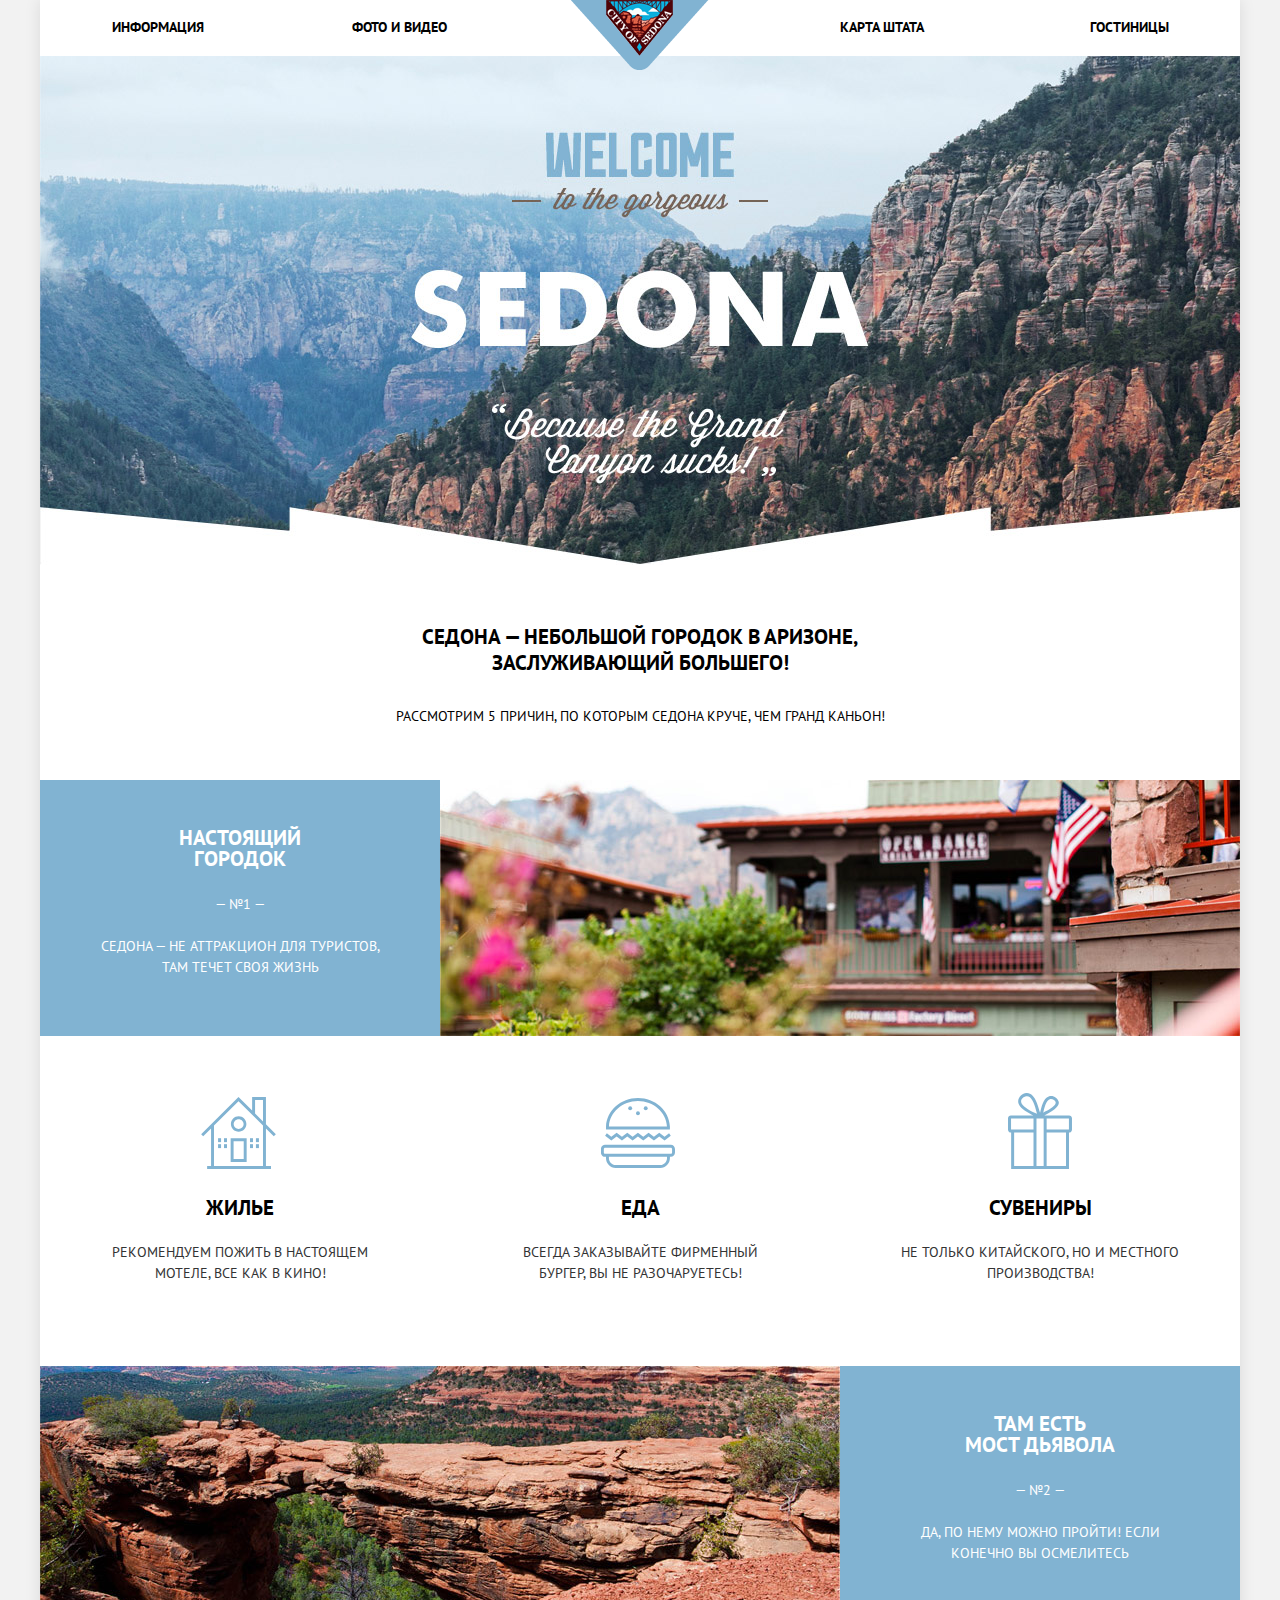
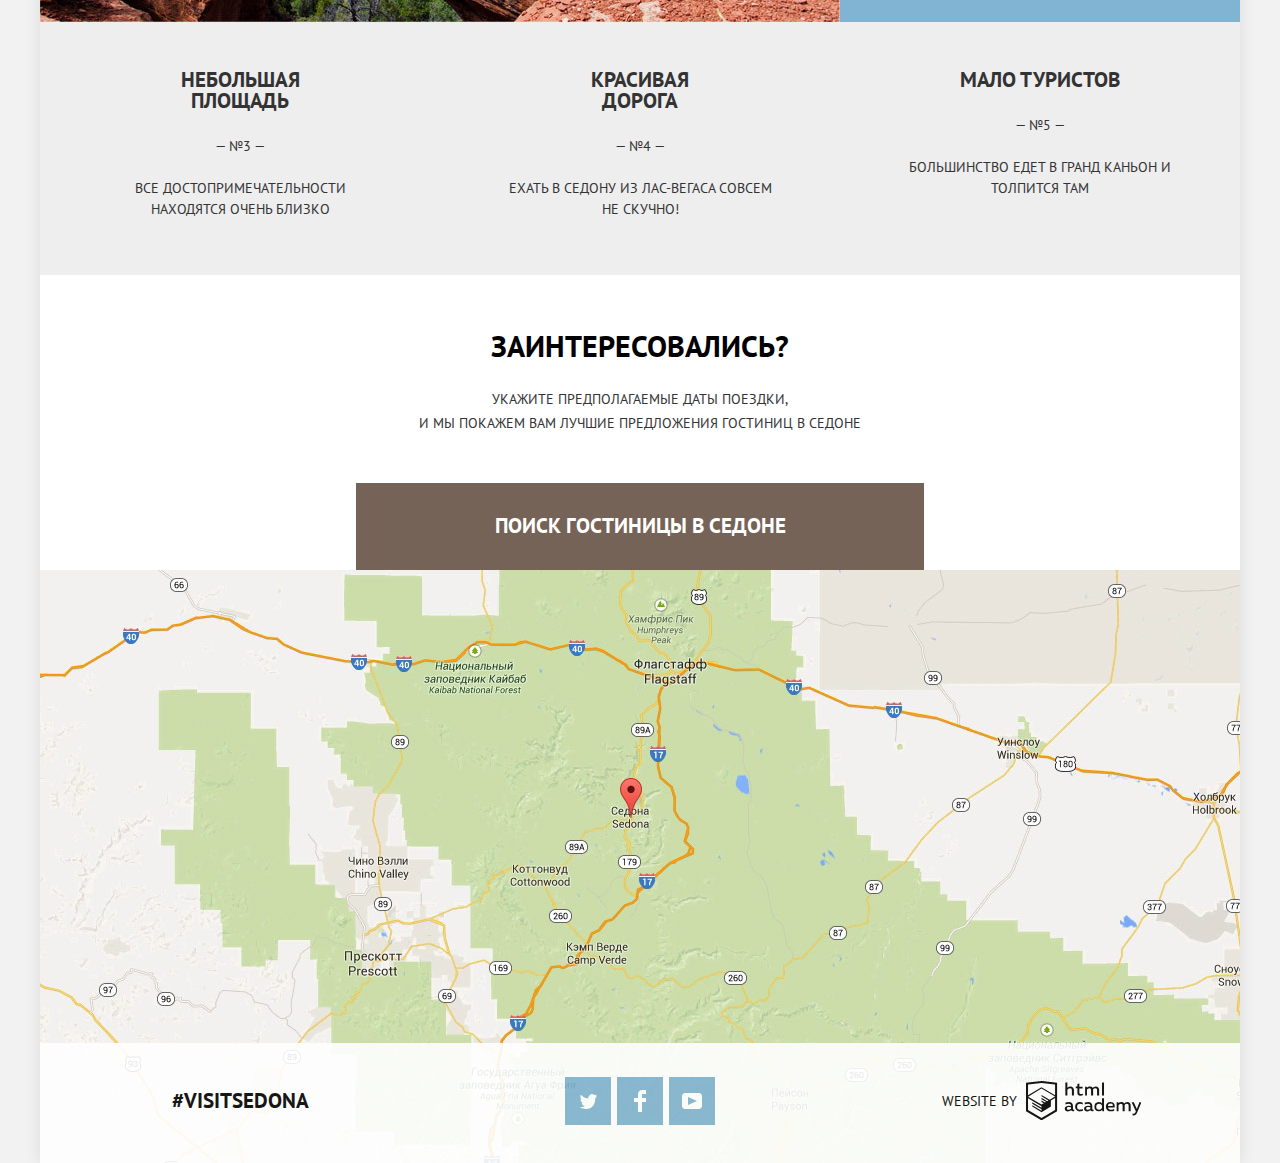
<file: index.html>
<!DOCTYPE html>
<html lang="ru">
<head>
  <meta charset="utf-8">
  <title>HTML Academy: Седона</title>
  <link href="https://fonts.googleapis.com/css?family=PT+Sans:400,700&amp;subset=cyrillic" rel="stylesheet">
  <link href="css/normalize.css" rel="stylesheet">
  <link href="css/style.min.css" rel="stylesheet">
</head>
<body>
  <div class="pager-wrapper">

    <header class="main-header">
      <div class="container">
        <a href="index.html" class="main-header-logo">
          <img src="img/index-logo.png" width="138" height="70" alt="Логотип «Sedona»">
        </a>
        <nav class="main-navigation">
          <ul class="info-navigation">
            <li><a href="info.html">Информация</a></li>
            <li><a href="photo-video.html">Фото и видео</a></li>
            <li><a href="map-of-state.html">Карта штата</a></li>
            <li><a href="hotels.html">Гостиницы</a></li>
          </ul>
        </nav>
      </div>
    </header>

    <main class="container">

      <h1 class="visually-hidden">Сайт«Sedona»</h1>

      <figure>
        <img src="img/main-image.jpg" width="1200" height="509" alt="Добро пожаловать в Седону">
      </figure>

      <section class="dignities">
        <p class="page-title">Седона — небольшой городок в Аризонe, заслуживающий большего!</p>
        <p class="five-dignities">Рассмотрим 5 причин, по которым Седона круче, чем Гранд Каньон!</p>
        <ul class="dignities-list">
          <li class="dignities-item">
            <div class="dignities-item-info">
              <h2>Настоящий городок</h2>
              <span class="dignities-item-number">— №1 —</span>
              <p>Седона — не аттракцион для туристов, там течет своя жизнь</p>
            </div>
          </li>
          <li class="dignities-item">
            <div class="dignities-item-info">
              <h2>Там есть<br>
                 мост дьявола</h2>
              <span class="dignities-item-number">— №2 —</span>
              <p>Да, по нему можно пройти! Если конечно вы осмелитесь</p>
            </div>
          </li>
          <li class="dignities-item">
            <h2>Небольшая площадь</h2>
            <span class="dignities-item-number">— №3 —</span>
            <p>Все достопримечательности находятся очень близко</p>
          </li>
          <li class="dignities-item">
            <h2>Красивая дорога</h2>
            <span class="dignities-item-number">— №4 —</span>
            <p>Ехать в Седону из Лас-Вегаса совсем не скучно!</p>
          </li>
          <li class="dignities-item">
            <h2>Мало туристов</h2>
            <span class="dignities-item-number">— №5 —</span>
            <p>Большинство едет в Гранд Каньон и толпится там</p>
          </li>
          <li class="opportunity">
            <ul class="opportunity-list">
              <li class="opportunity-item-advice">
                <h2><span class="house">Жилье</span></h2>
                <p class="opportunity-item-info">Рекомендуем пожить в настоящем мотеле, все как в кино!</p>
              </li>
              <li class="opportunity-item-advice">
                <h2><span class="food">Еда</span></h2>
                <p class="opportunity-item-info">Всегда заказывайте фирменный бургер, вы не разочаруетесь!</p>
              </li>
              <li class="opportunity-item-advice">
                <h2><span class="prize">Сувениры</span></h2>
                <p class="opportunity-item-info">Не только китайского, но и местного производства!</p>
              </li>
            </ul>
          </li>
        </ul>
      </section>

      <section class="search-tour">
        <div class="container">
          <h3 class="visually-hidden">Поиск желаемого тура</h3>
          <p class="interested">Заинтересовались?</p>
          <p>Укажите предполагаемые даты поездки,<br>
            и мы покажем вам лучшие предложения гостиниц в Седоне</p>
        </div>

        <div class="appointment">
          <button class="button button-brown button-appointment" type="button">Поиск гостиницы в Седоне</button>
          <div class="modal">
            <form class="appointment-form" action="https://echo.htmlacademy.ru" method="post">
              <p class="appointment-item">
                <label for="appointment-date-arrive">Дата заезда:</label>
                <input id="appointment-date-arrive" type="text" name="date-arrive" value="" class="icon-calendar" placeholder="24 апреля 2017">
                <span class="calendar"><svg xmlns="http://www.w3.org/2000/svg" width="21" height="22" viewBox="0 0 21 22"><path d="M19.251 2.025h-2.845V.648c0-.381-.294-.689-.656-.689-.363 0-.656.308-.656.689v1.377h-3.938V.648c0-.381-.294-.689-.655-.689-.363 0-.657.308-.657.689v1.377H5.906V.648c0-.381-.294-.689-.656-.689-.363 0-.657.308-.657.689v1.377H1.75C.784 2.025 0 2.847 0 3.862v16.302C0 21.179.784 22 1.75 22h17.501c.966 0 1.749-.821 1.749-1.836V3.862c0-1.015-.783-1.837-1.749-1.837zm.437 18.139a.448.448 0 0 1-.437.459H1.75a.45.45 0 0 1-.438-.459V3.862a.45.45 0 0 1 .438-.459h2.844v1.378c0 .381.294.689.657.689.362 0 .656-.308.656-.689V3.403h3.938v1.378c0 .381.294.689.657.689.361 0 .655-.308.655-.689V3.403h3.938v1.378c0 .381.293.689.656.689.362 0 .656-.308.656-.689V3.403h2.845c.241 0 .437.206.437.459v16.302z"/><path d="M4.594 8.225h2.625v2.066H4.594zM4.594 11.668h2.625v2.067H4.594zM4.594 15.112h2.625v2.066H4.594zM9.188 15.112h2.625v2.066H9.188zM9.188 11.668h2.625v2.067H9.188zM9.188 8.225h2.625v2.066H9.188zM13.781 15.112h2.625v2.066h-2.625zM13.781 11.668h2.625v2.067h-2.625zM13.781 8.225h2.625v2.066h-2.625z"/></svg>
                </span>
              </p>
              <p class="appointment-item">
                <label for="appointment-date-leave">Дата выезда:</label>
                <input id="appointment-date-leave" type="text" name="date-leave" value=""  class="icon-calendar" placeholder="4 июля 2017">
                <span class="calendar"><svg xmlns="http://www.w3.org/2000/svg" width="21" height="22" viewBox="0 0 21 22"><path d="M19.251 2.025h-2.845V.648c0-.381-.294-.689-.656-.689-.363 0-.656.308-.656.689v1.377h-3.938V.648c0-.381-.294-.689-.655-.689-.363 0-.657.308-.657.689v1.377H5.906V.648c0-.381-.294-.689-.656-.689-.363 0-.657.308-.657.689v1.377H1.75C.784 2.025 0 2.847 0 3.862v16.302C0 21.179.784 22 1.75 22h17.501c.966 0 1.749-.821 1.749-1.836V3.862c0-1.015-.783-1.837-1.749-1.837zm.437 18.139a.448.448 0 0 1-.437.459H1.75a.45.45 0 0 1-.438-.459V3.862a.45.45 0 0 1 .438-.459h2.844v1.378c0 .381.294.689.657.689.362 0 .656-.308.656-.689V3.403h3.938v1.378c0 .381.294.689.657.689.361 0 .655-.308.655-.689V3.403h3.938v1.378c0 .381.293.689.656.689.362 0 .656-.308.656-.689V3.403h2.845c.241 0 .437.206.437.459v16.302z"/><path d="M4.594 8.225h2.625v2.066H4.594zM4.594 11.668h2.625v2.067H4.594zM4.594 15.112h2.625v2.066H4.594zM9.188 15.112h2.625v2.066H9.188zM9.188 11.668h2.625v2.067H9.188zM9.188 8.225h2.625v2.066H9.188zM13.781 15.112h2.625v2.066h-2.625zM13.781 11.668h2.625v2.067h-2.625zM13.781 8.225h2.625v2.066h-2.625z"/></svg>
                </span>
              </p>
              <p class="appointment-item">
                <label for="appointment-grownup">Взрослые:</label>
                <button class="appointment-grownup minus" type="button">−</button>
                <input class="count" id="appointment-grownup" type="text"  name="grownup" value="" placeholder="2">
                <button class="appointment-grownup plus" type="button">+</button>
              </p>
              <p class="appointment-item">
                <label for="appointment-children">Дети:</label>
                <button class="appointment-children minus" type="button">−</button>
                <input id="appointment-children" type="text"  name="children" value="" placeholder="0">
                <button class="appointment-children plus" type="button">+</button>
              </p>
              <button class="button button-blue search" type="submit">Найти</button>
            </form>
          </div>
        </div>

        <div class="map" role="img" aria-label="Карта Седоны">
          <iframe src="https://www.google.com/maps/embed?pb=!1m18!1m12!1m3!1d52385.180505977696!2d-111.83015800388915!3d34.854373381030385!2m3!1f0!2f0!3f0!3m2!1i1024!2i768!4f13.1!3m3!1m2!1s0x872da132f942b00d%3A0x5548c523fa6c8efd!2z0KHQtdC00L7QvdCwLCDQkNGA0LjQt9C-0L3QsCA4NjMzNiwg0KHQqNCQ!5e0!3m2!1sru!2sru!4v1523474627893" width="1200" height="594" allowfullscreen></iframe>
        </div>
      </section>

    </main>

    <footer class="main-footer">

      <div class="container">
        <h2 class="footer-hashtag">#visitsedona</h2>

        <div class="footer-social">
          <ul>
            <li><a class="social-button" href="#"><span class="visually-hidden">Инстаграм</span>
              <svg version="1.1"  xmlns="http://www.w3.org/2000/svg" xmlns:xlink="http://www.w3.org/1999/xlink" x="0px" y="0px"
                width="17px" height="15px" viewBox="0 0 17 15" enable-background="new 0 0 17 15" xml:space="preserve">
                <path fill="#FFF" d="M10.95,0.144c1.685-0.496,2.984,0.27,3.577,1.179c0.673-0.231,1.331-0.481,2.011-0.708
                c-0.004,0.861-0.522,1.513-0.857,1.768c0.685,0.17,1.304-0.491,1.304-0.491c-0.169,1-1.006,1.788-1.563,2.024
                c-0.231,6.75-3.175,11.217-10.077,11.082c-0.522,0,0.075,0-0.446,0c-0.41,0-4.164-0.46-4.898-1.887
                c2.271,0.196,3.893-0.422,4.693-1.177c-0.96-0.3-2.679-0.477-2.979-2.95C2.064,9.09,2.279,9.212,2.905,9.103
                C1.705,8.247,0.374,7.53,0.448,5.33c0.285,0.328,1.067,0.536,1.34,0.472c-0.703-0.241-1.97-3.36-0.894-4.952
                c1.818,1.854,3.735,3.606,7.152,3.773C8.254,2.33,9.183,0.793,10.95,0.144z"/>
              </svg>
            </a></li>
            <li><a class="social-button" href="#"><span class="visually-hidden">Фейсбук</span>
            <svg version="1.1" xmlns="http://www.w3.org/2000/svg" xmlns:xlink="http://www.w3.org/1999/xlink" x="0px" y="0px"
              width="12px" height="22px" viewBox="0 0 12 22" enable-background="new 0 0 12 22" xml:space="preserve">
              <path fill="#FFFFFF" d="M12,4V0H8C5.791,0,4,1.791,4,4v4H0v4h4v10h4V12h4V8H8V4H12z"/>
            </svg>
            </a></li>
            <li><a class="social-button" href="#"><span class="visually-hidden">YouTube</span>
              <svg version="1.1" xmlns="http://www.w3.org/2000/svg" xmlns:xlink="http://www.w3.org/1999/xlink" x="0px" y="0px"
                width="20px" height="16px" viewBox="0 0 20 16" enable-background="new 0 0 20 16" xml:space="preserve">
                <path fill="#FFFFFF" d="M17,0H3C1.35,0,0,1.35,0,3v10c0,1.65,1.35,3,3,3h14c1.65,0,3-1.35,3-3V3C20,1.35,18.65,0,17,0z
                M6.027,11.998V4.002L15.014,8L6.027,11.998z"/>
              </svg>
            </a></li>
          </ul>
        </div>

        <div class="footer-copyright">
          <p>Website by</p>
          <a class="footer-copyright-icon" href="https://htmlacademy.ru/intensive/htmlcss">
            <svg data-name="Layer 1" xmlns="http://www.w3.org/2000/svg" viewBox="0 0 113 39"><title>logo_name</title><path d="M401.93,351.51a2.07,2.07,0,0,0,.58-0.11v1.4a3.41,3.41,0,0,1-1.24.22,1.75,1.75,0,0,1-1.75-1,5.08,5.08,0,0,1-3.3,1.13c-1.59,0-3.06-.87-3.06-2.68,0-2.24,2.08-2.93,3.9-2.93a11.63,11.63,0,0,1,2.28.26v-0.31c0-1.09-.8-1.86-2.3-1.86a7.79,7.79,0,0,0-3.15.67v-1.79a10.72,10.72,0,0,1,3.35-.58c2.48,0,4,1.18,4,3.83v3.14A0.57,0.57,0,0,0,401.93,351.51Zm-6.76-1.19a1.42,1.42,0,0,0,1.64,1.29,3.56,3.56,0,0,0,2.53-1V349.1a10.21,10.21,0,0,0-1.9-.22C396.34,348.89,395.17,349.23,395.17,350.33Z" transform="translate(-355.09 -323.29)" fill="#000"/><path d="M408.15,343.91a5.29,5.29,0,0,1,2.7.67v1.79a4.28,4.28,0,0,0-2.42-.73,2.89,2.89,0,1,0,0,5.76,5.26,5.26,0,0,0,2.55-.67v1.8a6.58,6.58,0,0,1-2.9.6,4.42,4.42,0,0,1-4.72-4.54A4.54,4.54,0,0,1,408.15,343.91Z" transform="translate(-355.09 -323.29)" fill="#000"/><path d="M420.93,351.51a2.07,2.07,0,0,0,.58-0.11v1.4a3.41,3.41,0,0,1-1.24.22,1.75,1.75,0,0,1-1.75-1,5.08,5.08,0,0,1-3.3,1.13c-1.59,0-3.06-.87-3.06-2.68,0-2.24,2.08-2.93,3.9-2.93a11.63,11.63,0,0,1,2.28.26v-0.31c0-1.09-.8-1.86-2.3-1.86a7.79,7.79,0,0,0-3.15.67v-1.79a10.72,10.72,0,0,1,3.35-.58c2.48,0,4,1.18,4,3.83v3.14A0.57,0.57,0,0,0,420.93,351.51Zm-6.76-1.19a1.42,1.42,0,0,0,1.64,1.29,3.56,3.56,0,0,0,2.53-1V349.1a10.21,10.21,0,0,0-1.9-.22C415.33,348.89,414.17,349.23,414.17,350.33Z" transform="translate(-355.09 -323.29)" fill="#000"/><path d="M431.76,340.14V352.9H430v-1.39a4.07,4.07,0,0,1-3.35,1.62,4.62,4.62,0,0,1,0-9.22,4,4,0,0,1,3.15,1.37v-5.14h2ZM427,345.62a2.9,2.9,0,0,0,0,5.8,3,3,0,0,0,2.79-1.84v-2.13A3.06,3.06,0,0,0,427,345.62Z" transform="translate(-355.09 -323.29)" fill="#000"/><path d="M438.08,343.91c3.48,0,4.68,2.81,4.12,5.34h-6.58c0.22,1.57,1.75,2.22,3.35,2.22a6.41,6.41,0,0,0,2.77-.62v1.68a7.5,7.5,0,0,1-3.14.6c-2.68,0-5-1.53-5-4.61A4.39,4.39,0,0,1,438.08,343.91Zm0.09,1.62a2.39,2.39,0,0,0-2.57,2.26h4.85A2.06,2.06,0,0,0,438.17,345.53Z" transform="translate(-355.09 -323.29)" fill="#000"/><path d="M444.19,352.9v-8.75h1.73v1.09a4,4,0,0,1,2.92-1.33,3,3,0,0,1,2.73,1.4,4.33,4.33,0,0,1,3.06-1.4,3.21,3.21,0,0,1,3.32,3.52v5.47h-2v-5.41a1.67,1.67,0,0,0-1.73-1.84,2.94,2.94,0,0,0-2.17,1.18c0,0.2,0,.4,0,0.6v5.47h-2v-5.41a1.67,1.67,0,0,0-1.73-1.84,3.11,3.11,0,0,0-2.32,1.35v5.91h-2Z" transform="translate(-355.09 -323.29)" fill="#000"/><path d="M466.56,344.15h2l-4.1,9.93c-0.95,2.28-2.19,3-3.52,3a5,5,0,0,1-1.15-.15v-1.66a3,3,0,0,0,.89.13c0.95,0,1.66-.67,2.17-2l0.18-.44-4.16-8.82H461l3,6.6Z" transform="translate(-355.09 -323.29)" fill="#000"/><path d="M395.75,324.82v5a4,4,0,0,1,2.83-1.2,3.41,3.41,0,0,1,3.61,3.57v5.41h-2v-5.16a1.9,1.9,0,0,0-2-2.1,3.08,3.08,0,0,0-2.44,1.46v5.8h-2V324.82h2Z" transform="translate(-355.09 -323.29)" fill="#000"/><path d="M407.52,325.71v3.12h3.17v1.71h-3.17v4c0,1.15.53,1.53,1.66,1.53a4.71,4.71,0,0,0,1.77-.35v1.68a7.14,7.14,0,0,1-2.35.38,2.68,2.68,0,0,1-3-2.88v-4.38H404v-1.71h1.57v-2.64Z" transform="translate(-355.09 -323.29)" fill="#000"/><path d="M413.19,337.58v-8.75h1.73v1.09a4,4,0,0,1,2.92-1.33,3,3,0,0,1,2.73,1.4,4.33,4.33,0,0,1,3.06-1.4,3.21,3.21,0,0,1,3.32,3.52v5.47h-2v-5.41a1.67,1.67,0,0,0-1.73-1.84,2.94,2.94,0,0,0-2.17,1.18c0,0.2,0,.4,0,0.6v5.47h-2v-5.41a1.67,1.67,0,0,0-1.73-1.84,3.11,3.11,0,0,0-2.32,1.35v5.91h-2Z" transform="translate(-355.09 -323.29)" fill="#000"/><rect x="74.72" y="1.52" width="1.95" height="12.76" fill="#000"/><path d="M370.53,323.31l-0.16,0-15.28,1.6v28L370.37,362l15.28-9.09v-28Zm13.12,28.45-13.28,7.9-13.28-7.9V340.28l13.22,7.87,0,1.43-9.07-5.4v1.38l9.11,5.47,0,1.46-9.1-5.42v1.38l9.11,5.47h0l9.19-5.5v-1.39h0v-4.52l4.1-2.45v11.67Zm0-13.16L380,340.74h0l-1.68,1-8-4.76v1.38l6.84,4.07-0.06,0-0.15.09-1,.57-5.64-3.36v1.38l4.45,2.65-1.05.7,0,0-3.36-2v1.38l2.21,1.3-2.25,1.35-13.16-7.82,13.17-7.92h0Zm0-1.39-13.35-7.87h0l-13.2,7.86v-10.5l13.28-1.39,13.28,1.39v10.51Z" transform="translate(-355.09 -323.29)" fill="#000"/></svg>
          </a>
        </div>
      </div>

    </footer>

  </div>

  <script src="js/main.min.js"></script>

</body>
</html>
</file>
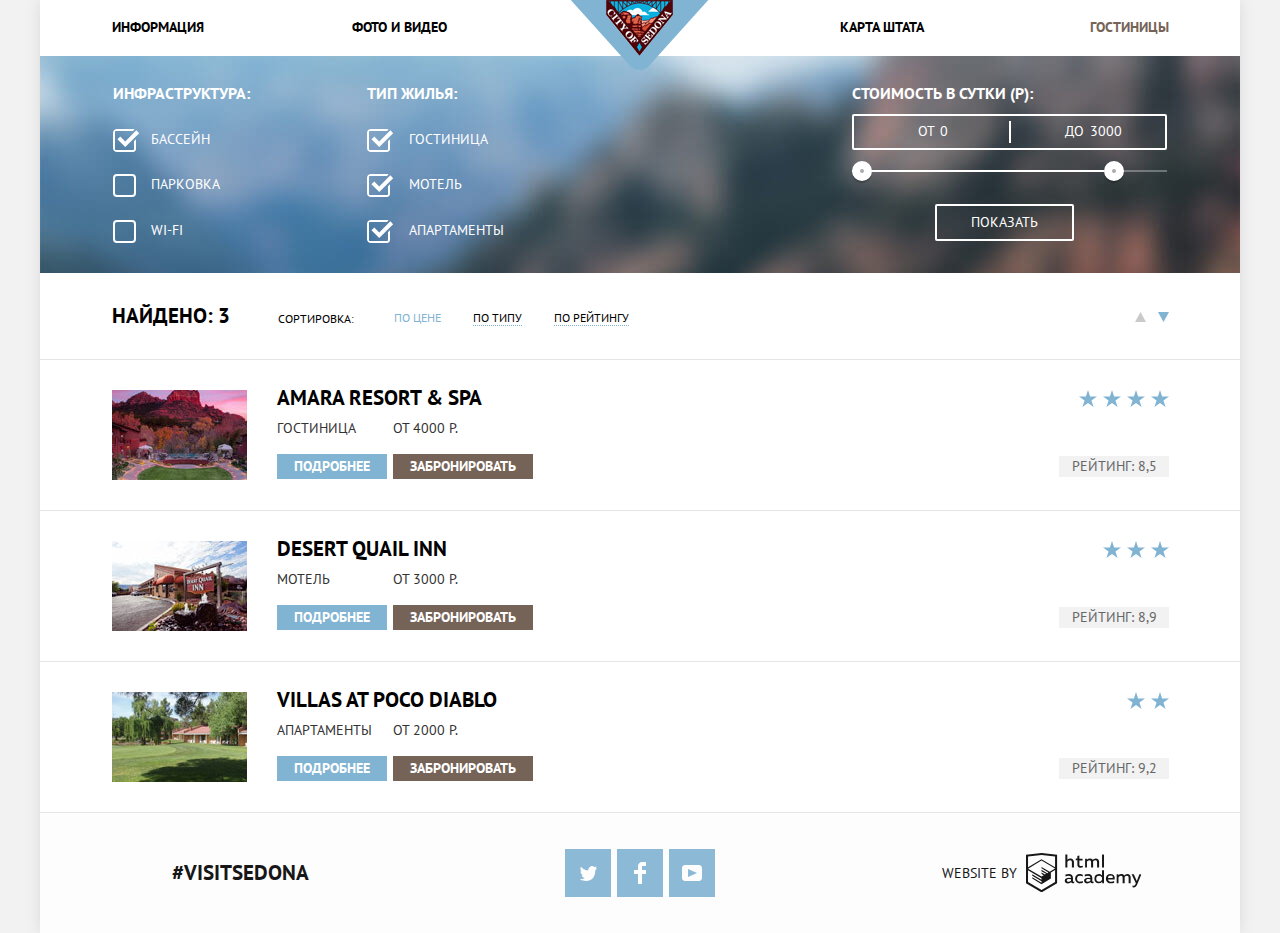
<file: hotels.html>
<!DOCTYPE html>
<html lang="ru">
  <head>
    <meta charset="utf-8">
    <title>HTML Academy: Седона</title>
    <link href="https://fonts.googleapis.com/css?family=PT+Sans:400,700&amp;subset=cyrillic" rel="stylesheet">
    <link href="css/normalize.css" rel="stylesheet">
    <link href="css/style.min.css" rel="stylesheet">
  </head>
  <body class="inner-page">
    <div class="pager-wrapper">

      <header class="main-header">
        <div class="container">
          <a href="index.html" class="main-header-logo">
            <img src="img/index-logo.png" width="138" height="70" alt="Логотип «Sedona»">
          </a>
          <nav class="main-navigation">
            <ul class="info-navigation">
              <li><a href="info.html">Информация</a></li>
              <li><a href="photo-video.html">Фото и видео</a></li>
              <li><a href="map-of-state.html">Карта штата</a></li>
              <li class="info-navigation-current">Гостиницы</li>
            </ul>
          </nav>
        </div>
      </header>

      <main class="container">

        <section class="filters">
          <h1 class="visually-hidden">Подбор жилья по критериям</h1>
          <form class="filter" method="get" action="https://echo.htmlacademy.ru">
            <div class="filters-column">
              <fieldset>
                <legend>Инфраструктура:</legend>
                <ul>
                  <li class="filter-option">
                    <input class="visually-hidden filter-input filter-input-checkbox" type="checkbox" name="pool" id="filter-pool" checked>
                    <label for="filter-pool">Бассейн</label>
                  </li>
                  <li class="filter-option">
                    <input class="visually-hidden filter-input filter-input-checkbox" type="checkbox" name="parkland" id="filter-parkland">
                    <label for="filter-parkland">Парковка</label>
                  </li>
                  <li class="filter-option">
                    <input class="visually-hidden filter-input filter-input-checkbox" type="checkbox" name="wi-fi" id="filter-wi-fi">
                    <label for="filter-wi-fi">Wi-fi</label>
                  </li>
                </ul>
              </fieldset>
              <fieldset>
                <legend>Тип жилья:</legend>
                <ul>
                  <li class="filter-option accommodation">
                    <input class="visually-hidden filter-input filter-input-checkbox" type="checkbox" name="hotel" id="filter-hotel" checked>
                    <label for="filter-hotel">Гостиница</label>
                  </li>
                  <li class="filter-option accommodation">
                    <input class="visually-hidden filter-input filter-input-checkbox" type="checkbox" name="motel" id="filter-motel" checked>
                    <label for="filter-motel">Мотель</label>
                  </li>
                  <li class="filter-option accommodation">
                    <input class="visually-hidden filter-input filter-input-checkbox" type="checkbox" name="apartments" id="filter-apartments" checked>
                    <label for="filter-apartments">Апартаменты</label>
                  </li>
                </ul>
              </fieldset>
              <div class="filter-cost">
                <div class="filter-range-title">Стоимость в сутки (р):</div>
                  <div class="price-controls">
                    <label class="min-price">от <input type="text" name="min-price" value="0"></label>
                    <label class="max-price">до <input type="text" name="max-price" value="3000"></label>
                  </div>
                  <div class="range-controls">
                    <div class="scale">
                      <div class="bar"></div>
                    </div>
                    <div class="range-toggle range-toggle-min"></div>
                    <div class="range-toggle range-toggle-max"></div>
                  </div>
                <button type="submit" class="button filter-button">Показать</button>
              </div>
            </div>
          </form>
        </section>

        <section class="sorting">
          <h2>Найдено: 3</h2>
          <div class="sorting-catalog">
            <p>Сортировка:</p>
            <ul class="sorting-list">
              <li class="sorting-option">
                <a class="dot current" href="#">По цене</a>
              </li>
              <li class="sorting-option">
                <a class="dot" href="#">По типу</a>
              </li>
              <li class="sorting-option">
                <a class="dot" href="#">По рейтингу</a>
              </li>
              <li class="sorting-pointer">
                <a href="#"><span class="visually-hidden">По возрастанию</span>
                  <svg version="1.1" xmlns="http://www.w3.org/2000/svg" xmlns:xlink="http://www.w3.org/1999/xlink" x="0px" y="0px"
                    width="11px" height="10px" viewBox="0 0 11 10" enable-background="new 0 0 11 10" xml:space="preserve">
                  <polygon fill="#cacaca" points="5.5,0 0,10 11,10 "/>
                  </svg>
                </a>
              </li>
              <li class="sorting-pointer sorting-pointer-current">
                <a href="#"><span class="visually-hidden">По убыванию</span>
                  <svg version="1.1" xmlns="http://www.w3.org/2000/svg" xmlns:xlink="http://www.w3.org/1999/xlink" x="0px" y="0px"
                    width="11px" height="10px" viewBox="0 0 11 10" enable-background="new 0 0 11 10" xml:space="preserve">
                  <polyline fill="#cacaca" points="5.5,10 0,0 11,0 "/>
                  </svg>
                </a>
              </li>
            </ul>
          </div>
        </section>

        <section class="filter-results container">
          <h2 class="visually-hidden">Список жилья соответствующий выбранным критериям</h2>
          <ul class="filter-results-list">
            <li class="filter-results-item">
              <p class="filter-results-image">
                <img src="img/amara-resort.jpg" width="135" height="90" alt="Гостинница «Amara resort & SPA»">
              </p>
              <div class="filter-results-info">
                <a href="filter-results-item.html">
                  <h2 class="filter-results-name">Amara resort & SPA</h2>
                </a>
                <div class="filter-results-item-info">
                  <p class="filter-results-accommodation">Гостиница</p>
                  <p>от 4000 р.</p>
                </div>
                <a class="button button-blue" href="#">Подробнее</a>
                <a class="button button-brown" href="#">Забронировать</a>
              </div>
              <div class="filter-results-rating">
                <ul class="filter-rating-list">
                  <li class="rating"><span class="visually-hidden">звезда за рейтинг</span></li>
                  <li class="rating"><span class="visually-hidden">звезда за рейтинг</span></li>
                  <li class="rating"><span class="visually-hidden">звезда за рейтинг</span></li>
                  <li class="rating"><span class="visually-hidden">звезда за рейтинг</span></li>
                </ul>
                <p>Рейтинг: 8,5</p>
              </div>
            </li>
            <li class="filter-results-item">
              <p class="filter-results-image">
                <img src="img/desert-qualin.jpg" width="135" height="90" alt="Мотель «Desert Qualin Inn»">
              </p>
              <div class="filter-results-info">
                <a href="filter-results-item.html">
                  <h2 class="filter-results-name">Desert Quail Inn</h2>
                </a>
                <div class="filter-results-item-info">
                  <p class="filter-results-accommodation">Мотель</p>
                  <p>от 3000 р.</p>
                </div>
                <a class="button button-blue" href="#">Подробнее</a>
                <a class="button button-brown" href="#">Забронировать</a>
              </div>
              <div class="filter-results-rating">
                <ul class="filter-rating-list">
                  <li class="rating"><span class="visually-hidden">звезда за рейтинг</span></li>
                  <li class="rating"><span class="visually-hidden">звезда за рейтинг</span></li>
                  <li class="rating"><span class="visually-hidden">звезда за рейтинг</span></li>
                </ul>
                <p>Рейтинг: 8,9</p>
              </div>
            </li>
            <li class="filter-results-item">
              <p class="filter-results-image">
                <img src="img/vilas-at-poco-diablo.jpg" width="135" height="90" alt="Апартаменты «Vilas at poco diablo»">
              </p>
              <div class="filter-results-info">
                <a href="filter-results-item.html">
                  <h2 class="filter-results-name">Villas at poco diablo</h2>
                </a>
                <div class="filter-results-item-info">
                  <p class="filter-results-accommodation">Апартаменты</p>
                  <p>от 2000 р.</p>
                </div>
                <a class="button button-blue" href="#">Подробнее</a>
                <a class="button button-brown" href="#">Забронировать</a>
              </div>
              <div class="filter-results-rating">
                <ul class="filter-rating-list">
                  <li class="rating"><span class="visually-hidden">звезда за рейтинг</span></li>
                  <li class="rating"><span class="visually-hidden">звезда за рейтинг</span></li>
                </ul>
                <p>Рейтинг: 9,2</p>
              </div>
            </li>
          </ul>
        </section>

      </main>

      <footer class="inner-page main-footer">

        <div class="container">
          <h2 class="footer-hashtag">#visitsedona</h2>

          <div class="footer-social">
            <ul>
              <li><a class="social-button" href="#"><span class="visually-hidden">Инстаграм</span>
                <svg version="1.1"  xmlns="http://www.w3.org/2000/svg" xmlns:xlink="http://www.w3.org/1999/xlink" x="0px" y="0px"
                  width="17px" height="15px" viewBox="0 0 17 15" enable-background="new 0 0 17 15" xml:space="preserve">
                  <path fill="#FFF" d="M10.95,0.144c1.685-0.496,2.984,0.27,3.577,1.179c0.673-0.231,1.331-0.481,2.011-0.708
                  c-0.004,0.861-0.522,1.513-0.857,1.768c0.685,0.17,1.304-0.491,1.304-0.491c-0.169,1-1.006,1.788-1.563,2.024
                  c-0.231,6.75-3.175,11.217-10.077,11.082c-0.522,0,0.075,0-0.446,0c-0.41,0-4.164-0.46-4.898-1.887
                  c2.271,0.196,3.893-0.422,4.693-1.177c-0.96-0.3-2.679-0.477-2.979-2.95C2.064,9.09,2.279,9.212,2.905,9.103
                  C1.705,8.247,0.374,7.53,0.448,5.33c0.285,0.328,1.067,0.536,1.34,0.472c-0.703-0.241-1.97-3.36-0.894-4.952
                  c1.818,1.854,3.735,3.606,7.152,3.773C8.254,2.33,9.183,0.793,10.95,0.144z"/>
                </svg>
              </a></li>
              <li><a class="social-button" href="#"><span class="visually-hidden">Фейсбук</span>
                <svg version="1.1" xmlns="http://www.w3.org/2000/svg" xmlns:xlink="http://www.w3.org/1999/xlink" x="0px" y="0px"
                  width="12px" height="22px" viewBox="0 0 12 22" enable-background="new 0 0 12 22" xml:space="preserve">
                  <path fill="#FFFFFF" d="M12,4V0H8C5.791,0,4,1.791,4,4v4H0v4h4v10h4V12h4V8H8V4H12z"/>
                </svg>
              </a></li>
              <li><a class="social-button" href="#"><span class="visually-hidden">YouTube</span>
                <svg version="1.1" xmlns="http://www.w3.org/2000/svg" xmlns:xlink="http://www.w3.org/1999/xlink" x="0px" y="0px"
                  width="20px" height="16px" viewBox="0 0 20 16" enable-background="new 0 0 20 16" xml:space="preserve">
                  <path fill="#FFFFFF" d="M17,0H3C1.35,0,0,1.35,0,3v10c0,1.65,1.35,3,3,3h14c1.65,0,3-1.35,3-3V3C20,1.35,18.65,0,17,0z
                  M6.027,11.998V4.002L15.014,8L6.027,11.998z"/>
                </svg>
              </a></li>
            </ul>
          </div>

          <div class="footer-copyright">
            <p>Website by</p>
            <a class="footer-copyright-icon" href="https://htmlacademy.ru">
              <svg  data-name="Layer 1" xmlns="http://www.w3.org/2000/svg" viewBox="0 0 113 39"><title>logo_name</title><path d="M401.93,351.51a2.07,2.07,0,0,0,.58-0.11v1.4a3.41,3.41,0,0,1-1.24.22,1.75,1.75,0,0,1-1.75-1,5.08,5.08,0,0,1-3.3,1.13c-1.59,0-3.06-.87-3.06-2.68,0-2.24,2.08-2.93,3.9-2.93a11.63,11.63,0,0,1,2.28.26v-0.31c0-1.09-.8-1.86-2.3-1.86a7.79,7.79,0,0,0-3.15.67v-1.79a10.72,10.72,0,0,1,3.35-.58c2.48,0,4,1.18,4,3.83v3.14A0.57,0.57,0,0,0,401.93,351.51Zm-6.76-1.19a1.42,1.42,0,0,0,1.64,1.29,3.56,3.56,0,0,0,2.53-1V349.1a10.21,10.21,0,0,0-1.9-.22C396.34,348.89,395.17,349.23,395.17,350.33Z" transform="translate(-355.09 -323.29)" fill="#000"/><path d="M408.15,343.91a5.29,5.29,0,0,1,2.7.67v1.79a4.28,4.28,0,0,0-2.42-.73,2.89,2.89,0,1,0,0,5.76,5.26,5.26,0,0,0,2.55-.67v1.8a6.58,6.58,0,0,1-2.9.6,4.42,4.42,0,0,1-4.72-4.54A4.54,4.54,0,0,1,408.15,343.91Z" transform="translate(-355.09 -323.29)" fill="#000"/><path d="M420.93,351.51a2.07,2.07,0,0,0,.58-0.11v1.4a3.41,3.41,0,0,1-1.24.22,1.75,1.75,0,0,1-1.75-1,5.08,5.08,0,0,1-3.3,1.13c-1.59,0-3.06-.87-3.06-2.68,0-2.24,2.08-2.93,3.9-2.93a11.63,11.63,0,0,1,2.28.26v-0.31c0-1.09-.8-1.86-2.3-1.86a7.79,7.79,0,0,0-3.15.67v-1.79a10.72,10.72,0,0,1,3.35-.58c2.48,0,4,1.18,4,3.83v3.14A0.57,0.57,0,0,0,420.93,351.51Zm-6.76-1.19a1.42,1.42,0,0,0,1.64,1.29,3.56,3.56,0,0,0,2.53-1V349.1a10.21,10.21,0,0,0-1.9-.22C415.33,348.89,414.17,349.23,414.17,350.33Z" transform="translate(-355.09 -323.29)" fill="#000"/><path d="M431.76,340.14V352.9H430v-1.39a4.07,4.07,0,0,1-3.35,1.62,4.62,4.62,0,0,1,0-9.22,4,4,0,0,1,3.15,1.37v-5.14h2ZM427,345.62a2.9,2.9,0,0,0,0,5.8,3,3,0,0,0,2.79-1.84v-2.13A3.06,3.06,0,0,0,427,345.62Z" transform="translate(-355.09 -323.29)" fill="#000"/><path d="M438.08,343.91c3.48,0,4.68,2.81,4.12,5.34h-6.58c0.22,1.57,1.75,2.22,3.35,2.22a6.41,6.41,0,0,0,2.77-.62v1.68a7.5,7.5,0,0,1-3.14.6c-2.68,0-5-1.53-5-4.61A4.39,4.39,0,0,1,438.08,343.91Zm0.09,1.62a2.39,2.39,0,0,0-2.57,2.26h4.85A2.06,2.06,0,0,0,438.17,345.53Z" transform="translate(-355.09 -323.29)" fill="#000"/><path d="M444.19,352.9v-8.75h1.73v1.09a4,4,0,0,1,2.92-1.33,3,3,0,0,1,2.73,1.4,4.33,4.33,0,0,1,3.06-1.4,3.21,3.21,0,0,1,3.32,3.52v5.47h-2v-5.41a1.67,1.67,0,0,0-1.73-1.84,2.94,2.94,0,0,0-2.17,1.18c0,0.2,0,.4,0,0.6v5.47h-2v-5.41a1.67,1.67,0,0,0-1.73-1.84,3.11,3.11,0,0,0-2.32,1.35v5.91h-2Z" transform="translate(-355.09 -323.29)" fill="#000"/><path d="M466.56,344.15h2l-4.1,9.93c-0.95,2.28-2.19,3-3.52,3a5,5,0,0,1-1.15-.15v-1.66a3,3,0,0,0,.89.13c0.95,0,1.66-.67,2.17-2l0.18-.44-4.16-8.82H461l3,6.6Z" transform="translate(-355.09 -323.29)" fill="#000"/><path d="M395.75,324.82v5a4,4,0,0,1,2.83-1.2,3.41,3.41,0,0,1,3.61,3.57v5.41h-2v-5.16a1.9,1.9,0,0,0-2-2.1,3.08,3.08,0,0,0-2.44,1.46v5.8h-2V324.82h2Z" transform="translate(-355.09 -323.29)" fill="#000"/><path d="M407.52,325.71v3.12h3.17v1.71h-3.17v4c0,1.15.53,1.53,1.66,1.53a4.71,4.71,0,0,0,1.77-.35v1.68a7.14,7.14,0,0,1-2.35.38,2.68,2.68,0,0,1-3-2.88v-4.38H404v-1.71h1.57v-2.64Z" transform="translate(-355.09 -323.29)" fill="#000"/><path d="M413.19,337.58v-8.75h1.73v1.09a4,4,0,0,1,2.92-1.33,3,3,0,0,1,2.73,1.4,4.33,4.33,0,0,1,3.06-1.4,3.21,3.21,0,0,1,3.32,3.52v5.47h-2v-5.41a1.67,1.67,0,0,0-1.73-1.84,2.94,2.94,0,0,0-2.17,1.18c0,0.2,0,.4,0,0.6v5.47h-2v-5.41a1.67,1.67,0,0,0-1.73-1.84,3.11,3.11,0,0,0-2.32,1.35v5.91h-2Z" transform="translate(-355.09 -323.29)" fill="#000"/><rect x="74.72" y="1.52" width="1.95" height="12.76" fill="#000"/><path d="M370.53,323.31l-0.16,0-15.28,1.6v28L370.37,362l15.28-9.09v-28Zm13.12,28.45-13.28,7.9-13.28-7.9V340.28l13.22,7.87,0,1.43-9.07-5.4v1.38l9.11,5.47,0,1.46-9.1-5.42v1.38l9.11,5.47h0l9.19-5.5v-1.39h0v-4.52l4.1-2.45v11.67Zm0-13.16L380,340.74h0l-1.68,1-8-4.76v1.38l6.84,4.07-0.06,0-0.15.09-1,.57-5.64-3.36v1.38l4.45,2.65-1.05.7,0,0-3.36-2v1.38l2.21,1.3-2.25,1.35-13.16-7.82,13.17-7.92h0Zm0-1.39-13.35-7.87h0l-13.2,7.86v-10.5l13.28-1.39,13.28,1.39v10.51Z" transform="translate(-355.09 -323.29)" fill="#000"/></svg>
            </a>
          </div>
        </div>

      </footer>

    </div>

  </body>
</html>
</file>
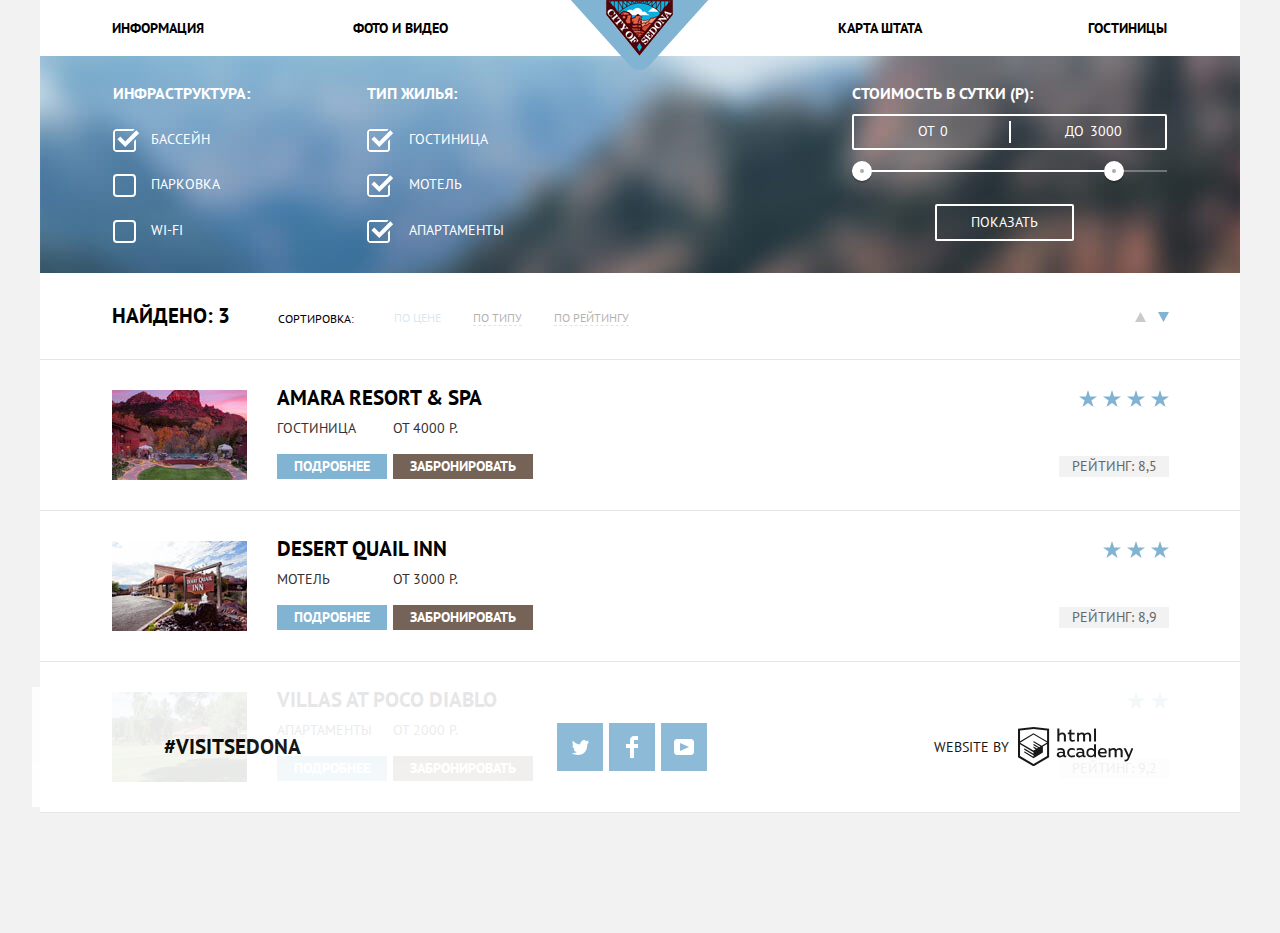
<file: sedona-hotels.html>
<!DOCTYPE html>
<html lang="ru">
  <head>
    <meta charset="utf-8">
    <title>HTML Academy: Седона</title>
    <link href="https://fonts.googleapis.com/css?family=PT+Sans:400,700&amp;subset=cyrillic" rel="stylesheet">
    <link href="css/normalize.css" rel="stylesheet">
    <link href="css/index.sedona.css" rel="stylesheet">
  </head>
  <body class="inner-page">
    <header class="main-header">
      <div class="container">
        <a class="main-header-logo" href="index.html">
          <img src="img/index-logo.png" width="138" height="70" alt="Логотип «Sedona»">
        </a>
        <nav class="main-navigation">
          <ul class="info-navigation">
            <li><a href="info.html">Информация</a></li>
            <li><a href="photo-video.html">Фото и видео</a></li>
          </ul>
          <ul class="coordinate-navigation">
            <li><a href="map-of-state.html">Карта штата</a></li>
            <li><a href="hotels.html">Гостиницы</a></li>
          </ul>
        </nav>
      </div>
    </header>

    <main class="container">

      <section class="filters">
        <h1 class="visually-hidden">Подбор жилья по критериям</h1>
        <form class="filter" method="get" action="https://echo.htmlacademy.ru">
          <div class="filters-column">
            <fieldset>
              <legend>Инфраструктура:</legend>
              <ul>
                <li class="filter-option">
                  <input class="visually-hidden filter-input filter-input-checkbox" type="checkbox" name="pool" id="filter-pool" checked>
                  <label for="filter-pool">Бассейн</label>
                </li>
                <li class="filter-option">
                  <input class="visually-hidden filter-input filter-input-checkbox" type="checkbox" name="parkland" id="filter-parkland">
                  <label for="filter-parkland">Парковка</label>
                </li>
                <li class="filter-option">
                  <input class="visually-hidden filter-input filter-input-checkbox" type="checkbox" name="wi-fi" id="filter-wi-fi">
                  <label for="filter-wi-fi">Wi-fi</label>
                </li>
              </ul>
            </fieldset>
            <fieldset>
              <legend>Тип жилья:</legend>
              <ul>
                <li class="filter-option accommodation">
                  <input class="visually-hidden filter-input filter-input-checkbox" type="checkbox" name="hotel" id="filter-hotel" checked>
                  <label for="filter-hotel">Гостиница</label>
                </li>
                <li class="filter-option accommodation">
                  <input class="visually-hidden filter-input filter-input-checkbox" type="checkbox" name="motel" id="filter-motel" checked>
                  <label for="filter-motel">Мотель</label>
                </li>
                <li class="filter-option accommodation">
                  <input class="visually-hidden filter-input filter-input-checkbox" type="checkbox" name="apartments" id="filter-apartments" checked>
                  <label for="filter-apartments">Апартаменты</label>
                </li>
              </ul>
            </fieldset>
            <div class="filter-cost">
              <div class="filter-range-title">Стоимость в сутки (р):</div>
                <div class="price-controls">
                  <label class="min-price">от <input type="text" name="min-price" value="0"></label>
                  <label class="max-price">до <input type="text" name="max-price" value="3000"></label>
                </div>
                <div class="range-controls">
                  <div class="scale">
                    <div class="bar"></div>
                  </div>
                  <div class="range-toggle range-toggle-min"></div>
                  <div class="range-toggle range-toggle-max"></div>
                </div>
              <button type="submit" class="button filter-button">Показать</button>
            </div>
          </div>
        </form>
      </section>

      <section class="sorting">
        <h2>Найдено: 3</h2>
        <div class="sorting-catalog">
          <p>Сортировка:</p>
          <ul class="sorting-list">
            <li class="sorting-option">
              <a class="dot current" href="#">По цене</a>
            </li>
            <li class="sorting-option">
              <a class="dot" href="#">По типу</a>
            </li>
            <li class="sorting-option">
              <a class="dot" href="#">По рейтингу</a>
            </li>
            <li class="sorting-option-up">
              <a href="#"><span class="visually-hidden">По возрастанию</span>
                <svg version="1.1" xmlns="http://www.w3.org/2000/svg" xmlns:xlink="http://www.w3.org/1999/xlink" x="0px" y="0px"
                	 width="11px" height="10px" viewBox="0 0 11 10" enable-background="new 0 0 11 10" xml:space="preserve">
                <polygon fill="#cacaca" points="5.5,0 0,10 11,10 "/>
                </svg>
              </a>
            </li>
            <li class="sorting-option-down sorting-option-down-current">
              <a href="#"><span class="visually-hidden">По убыванию</span>
                <svg version="1.1" xmlns="http://www.w3.org/2000/svg" xmlns:xlink="http://www.w3.org/1999/xlink" x="0px" y="0px"
                	 width="11px" height="10px" viewBox="0 0 11 10" enable-background="new 0 0 11 10" xml:space="preserve">
                <polyline fill="#cacaca" points="5.5,10 0,0 11,0 "/>
                </svg>
              </a>
            </li>
          </ul>
        </div>
      </section>

      <section class="filter-results container">
        <h2 class="visually-hidden">Список жилья соответствующий выбранным критериям</h2>
        <ul class="filter-results-list">
          <li class="filter-results-item">
            <p class="filter-results-image">
              <img src="img/Amara-resort.jpg" width="135" height="90" alt="Гостинница «Amara resort & SPA»">
            </p>
            <div class="filter-results-info">
              <a href="filter-results-item.html">
                <h2 class="filter-results-name">Amara resort & SPA</h2>
              </a>
              <div class="filter-results-item-info">
                <p class="filter-results-accommodation">Гостиница</p>
                <p>от 4000 р.</p>
              </div>
              <a class="button" href="#">Подробнее</a>
              <a class="button button-brown" href="#">Забронировать</a>
            </div>
            <div class="filter-results-rating">
              <ul class="filter-rating-list">
                <li class="rating"><span class="visually-hidden">звезда за рейтинг</span></li>
                <li class="rating"><span class="visually-hidden">звезда за рейтинг</span></li>
                <li class="rating"><span class="visually-hidden">звезда за рейтинг</span></li>
                <li class="rating"><span class="visually-hidden">звезда за рейтинг</span></li>
              </ul>
              <p>Рейтинг: 8,5</p>
            </div>
          </li>
          <li class="filter-results-item">
            <p class="filter-results-image">
              <img src="img/Desert-Qualin.jpg" width="135" height="90" alt="Мотель «Desert Qualin Inn»">
            </p>
            <div class="filter-results-info">
              <a href="filter-results-item.html">
                <h2 class="filter-results-name">Desert Quail Inn</h2>
              </a>
              <div class="filter-results-item-info">
                <p class="filter-results-accommodation">Мотель</p>
                <p>от 3000 р.</p>
              </div>
              <a class="button" href="#">Подробнее</a>
              <a class="button button-brown" href="#">Забронировать</a>
            </div>
            <div class="filter-results-rating">
              <ul class="filter-rating-list">
                <li class="rating"><span class="visually-hidden">звезда за рейтинг</span></li>
                <li class="rating"><span class="visually-hidden">звезда за рейтинг</span></li>
                <li class="rating"><span class="visually-hidden">звезда за рейтинг</span></li>
              </ul>
              <p>Рейтинг: 8,9</p>
            </div>
          </li>
          <li class="filter-results-item">
            <p class="filter-results-image">
              <img src="img/Vilas-at-poco-diablo.jpg" width="135" height="90" alt="Апартаменты «Vilas at poco diablo»">
            </p>
            <div class="filter-results-info">
              <a href="filter-results-item.html">
                <h2 class="filter-results-name">Villas at poco diablo</h2>
              </a>
              <div class="filter-results-item-info">
                <p class="filter-results-accommodation">Апартаменты</p>
                <p>от 2000 р.</p>
              </div>
              <a class="button" href="#">Подробнее</a>
              <a class="button button-brown" href="#">Забронировать</a>
            </div>
            <div class="filter-results-rating">
              <ul class="filter-rating-list">
                <li class="rating"><span class="visually-hidden">звезда за рейтинг</span></li>
                <li class="rating"><span class="visually-hidden">звезда за рейтинг</span></li>
              </ul>
              <p>Рейтинг: 9,2</p>
            </div>
          </li>
        </ul>
      </section>


    </main>

    <footer class="inner-page main-footer">

      <div class="container">
        <h2 class="footer-hashtag">#visitsedona</h2>

        <div class="footer-social">
          <ul>
            <li><a class="social-button" href="#"><span class="visually-hidden">Инстаграм</span>
              <svg version="1.1"  xmlns="http://www.w3.org/2000/svg" xmlns:xlink="http://www.w3.org/1999/xlink" x="0px" y="0px"
            	 width="17px" height="15px" viewBox="0 0 17 15" enable-background="new 0 0 17 15" xml:space="preserve">
            		<path fill="#FFF" d="M10.95,0.144c1.685-0.496,2.984,0.27,3.577,1.179c0.673-0.231,1.331-0.481,2.011-0.708
            			c-0.004,0.861-0.522,1.513-0.857,1.768c0.685,0.17,1.304-0.491,1.304-0.491c-0.169,1-1.006,1.788-1.563,2.024
            			c-0.231,6.75-3.175,11.217-10.077,11.082c-0.522,0,0.075,0-0.446,0c-0.41,0-4.164-0.46-4.898-1.887
            			c2.271,0.196,3.893-0.422,4.693-1.177c-0.96-0.3-2.679-0.477-2.979-2.95C2.064,9.09,2.279,9.212,2.905,9.103
            			C1.705,8.247,0.374,7.53,0.448,5.33c0.285,0.328,1.067,0.536,1.34,0.472c-0.703-0.241-1.97-3.36-0.894-4.952
            			c1.818,1.854,3.735,3.606,7.152,3.773C8.254,2.33,9.183,0.793,10.95,0.144z"/>
               </svg>
            </a></li>
            <li><a class="social-button" href="#"><span class="visually-hidden">Фейсбук</span>
              <svg version="1.1" id="Layer_2" xmlns="http://www.w3.org/2000/svg" xmlns:xlink="http://www.w3.org/1999/xlink" x="0px" y="0px"
              	 width="12px" height="22px" viewBox="0 0 12 22" enable-background="new 0 0 12 22" xml:space="preserve">
              <path fill="#FFFFFF" d="M12,4V0H8C5.791,0,4,1.791,4,4v4H0v4h4v10h4V12h4V8H8V4H12z"/>
              </svg>
            </a></li>
            <li><a class="social-button" href="#"><span class="visually-hidden">YouTube</span>
              <svg version="1.1" xmlns="http://www.w3.org/2000/svg" xmlns:xlink="http://www.w3.org/1999/xlink" x="0px" y="0px"
              	 width="20px" height="16px" viewBox="0 0 20 16" enable-background="new 0 0 20 16" xml:space="preserve">
              <path fill="#FFFFFF" d="M17,0H3C1.35,0,0,1.35,0,3v10c0,1.65,1.35,3,3,3h14c1.65,0,3-1.35,3-3V3C20,1.35,18.65,0,17,0z
              	 M6.027,11.998V4.002L15.014,8L6.027,11.998z"/>
              </svg>
            </a></li>
          </ul>
        </div>

        <div class="footer-copyright">
          <p>Website by</p>
          <a class="footer-copyright-icon" href="https://htmlacademy.ru">
            <svg  data-name="Layer 1" xmlns="http://www.w3.org/2000/svg" viewBox="0 0 113 39"><title>logo_name</title><path d="M401.93,351.51a2.07,2.07,0,0,0,.58-0.11v1.4a3.41,3.41,0,0,1-1.24.22,1.75,1.75,0,0,1-1.75-1,5.08,5.08,0,0,1-3.3,1.13c-1.59,0-3.06-.87-3.06-2.68,0-2.24,2.08-2.93,3.9-2.93a11.63,11.63,0,0,1,2.28.26v-0.31c0-1.09-.8-1.86-2.3-1.86a7.79,7.79,0,0,0-3.15.67v-1.79a10.72,10.72,0,0,1,3.35-.58c2.48,0,4,1.18,4,3.83v3.14A0.57,0.57,0,0,0,401.93,351.51Zm-6.76-1.19a1.42,1.42,0,0,0,1.64,1.29,3.56,3.56,0,0,0,2.53-1V349.1a10.21,10.21,0,0,0-1.9-.22C396.34,348.89,395.17,349.23,395.17,350.33Z" transform="translate(-355.09 -323.29)" fill="#000"/><path d="M408.15,343.91a5.29,5.29,0,0,1,2.7.67v1.79a4.28,4.28,0,0,0-2.42-.73,2.89,2.89,0,1,0,0,5.76,5.26,5.26,0,0,0,2.55-.67v1.8a6.58,6.58,0,0,1-2.9.6,4.42,4.42,0,0,1-4.72-4.54A4.54,4.54,0,0,1,408.15,343.91Z" transform="translate(-355.09 -323.29)" fill="#000"/><path d="M420.93,351.51a2.07,2.07,0,0,0,.58-0.11v1.4a3.41,3.41,0,0,1-1.24.22,1.75,1.75,0,0,1-1.75-1,5.08,5.08,0,0,1-3.3,1.13c-1.59,0-3.06-.87-3.06-2.68,0-2.24,2.08-2.93,3.9-2.93a11.63,11.63,0,0,1,2.28.26v-0.31c0-1.09-.8-1.86-2.3-1.86a7.79,7.79,0,0,0-3.15.67v-1.79a10.72,10.72,0,0,1,3.35-.58c2.48,0,4,1.18,4,3.83v3.14A0.57,0.57,0,0,0,420.93,351.51Zm-6.76-1.19a1.42,1.42,0,0,0,1.64,1.29,3.56,3.56,0,0,0,2.53-1V349.1a10.21,10.21,0,0,0-1.9-.22C415.33,348.89,414.17,349.23,414.17,350.33Z" transform="translate(-355.09 -323.29)" fill="#000"/><path d="M431.76,340.14V352.9H430v-1.39a4.07,4.07,0,0,1-3.35,1.62,4.62,4.62,0,0,1,0-9.22,4,4,0,0,1,3.15,1.37v-5.14h2ZM427,345.62a2.9,2.9,0,0,0,0,5.8,3,3,0,0,0,2.79-1.84v-2.13A3.06,3.06,0,0,0,427,345.62Z" transform="translate(-355.09 -323.29)" fill="#000"/><path d="M438.08,343.91c3.48,0,4.68,2.81,4.12,5.34h-6.58c0.22,1.57,1.75,2.22,3.35,2.22a6.41,6.41,0,0,0,2.77-.62v1.68a7.5,7.5,0,0,1-3.14.6c-2.68,0-5-1.53-5-4.61A4.39,4.39,0,0,1,438.08,343.91Zm0.09,1.62a2.39,2.39,0,0,0-2.57,2.26h4.85A2.06,2.06,0,0,0,438.17,345.53Z" transform="translate(-355.09 -323.29)" fill="#000"/><path d="M444.19,352.9v-8.75h1.73v1.09a4,4,0,0,1,2.92-1.33,3,3,0,0,1,2.73,1.4,4.33,4.33,0,0,1,3.06-1.4,3.21,3.21,0,0,1,3.32,3.52v5.47h-2v-5.41a1.67,1.67,0,0,0-1.73-1.84,2.94,2.94,0,0,0-2.17,1.18c0,0.2,0,.4,0,0.6v5.47h-2v-5.41a1.67,1.67,0,0,0-1.73-1.84,3.11,3.11,0,0,0-2.32,1.35v5.91h-2Z" transform="translate(-355.09 -323.29)" fill="#000"/><path d="M466.56,344.15h2l-4.1,9.93c-0.95,2.28-2.19,3-3.52,3a5,5,0,0,1-1.15-.15v-1.66a3,3,0,0,0,.89.13c0.95,0,1.66-.67,2.17-2l0.18-.44-4.16-8.82H461l3,6.6Z" transform="translate(-355.09 -323.29)" fill="#000"/><path d="M395.75,324.82v5a4,4,0,0,1,2.83-1.2,3.41,3.41,0,0,1,3.61,3.57v5.41h-2v-5.16a1.9,1.9,0,0,0-2-2.1,3.08,3.08,0,0,0-2.44,1.46v5.8h-2V324.82h2Z" transform="translate(-355.09 -323.29)" fill="#000"/><path d="M407.52,325.71v3.12h3.17v1.71h-3.17v4c0,1.15.53,1.53,1.66,1.53a4.71,4.71,0,0,0,1.77-.35v1.68a7.14,7.14,0,0,1-2.35.38,2.68,2.68,0,0,1-3-2.88v-4.38H404v-1.71h1.57v-2.64Z" transform="translate(-355.09 -323.29)" fill="#000"/><path d="M413.19,337.58v-8.75h1.73v1.09a4,4,0,0,1,2.92-1.33,3,3,0,0,1,2.73,1.4,4.33,4.33,0,0,1,3.06-1.4,3.21,3.21,0,0,1,3.32,3.52v5.47h-2v-5.41a1.67,1.67,0,0,0-1.73-1.84,2.94,2.94,0,0,0-2.17,1.18c0,0.2,0,.4,0,0.6v5.47h-2v-5.41a1.67,1.67,0,0,0-1.73-1.84,3.11,3.11,0,0,0-2.32,1.35v5.91h-2Z" transform="translate(-355.09 -323.29)" fill="#000"/><rect x="74.72" y="1.52" width="1.95" height="12.76" fill="#000"/><path d="M370.53,323.31l-0.16,0-15.28,1.6v28L370.37,362l15.28-9.09v-28Zm13.12,28.45-13.28,7.9-13.28-7.9V340.28l13.22,7.87,0,1.43-9.07-5.4v1.38l9.11,5.47,0,1.46-9.1-5.42v1.38l9.11,5.47h0l9.19-5.5v-1.39h0v-4.52l4.1-2.45v11.67Zm0-13.16L380,340.74h0l-1.68,1-8-4.76v1.38l6.84,4.07-0.06,0-0.15.09-1,.57-5.64-3.36v1.38l4.45,2.65-1.05.7,0,0-3.36-2v1.38l2.21,1.3-2.25,1.35-13.16-7.82,13.17-7.92h0Zm0-1.39-13.35-7.87h0l-13.2,7.86v-10.5l13.28-1.39,13.28,1.39v10.51Z" transform="translate(-355.09 -323.29)" fill="#000"/></svg>
          </a>
        </div>
      </div>

    </footer>

  </body>
</html>
</file>
<file: css/index.sedona.css>
body{
  margin: 0;
  padding: 0;

  font-family: "PT Sans", Arial, sans-serif;
  font-size: 14px;
  line-height: 21px;
  font-weight: 400;
  color: #333333;
  text-transform: uppercase;

  background-color: #f2f2f2;
  background-position: top center;
  background-repeat: no-repeat;
}

.pager-wrapper{
  width: 1200px;
  margin: 0 auto;

  box-shadow: 0 0 15px rgba(0, 0, 0, 0.1);
}

a{
  text-decoration: none;
}

a.dot{
  border-bottom: 1px dashed #81b3d2;
}

.visually-hidden:not(:focus):not(:active),
input[type="checkbox"].visually-hidden,
input[type="radio"].visually-hidden{
  position: absolute;

  width: 1px;
  height: 1px;
  margin: -1px;
  border: 0;
  padding: 0;

  white-space: nowrap;

  clip-path: inset(100%);
  clip: rect(0 0 0 0);
  overflow: hidden;
}

.button{
  display: inline-block;

  padding: 8px 15px;

  font-size: 21px;
  line-height: 26px;
  font-weight: 400;
  color: #ffffff;
  text-align: center;
  vertical-align: middle;
  text-transform: uppercase;

  background-color: #81b3d2;
  border: none;
}

.button:hover,
.button:focus{
  background-color: #669ec0;
  border: none;
}

.button:active{
  opacity: 0.3;

  background-color: #5496bd;
  border: none;
}

.button-brown{
  font-size: 21px;
  line-height: 26px;
  font-weight: 400;
  color: #ffffff;
  text-align: center;
  vertical-align: middle;
  text-transform: uppercase;

  background-color: #766357;
  border: none;
}

.button-brown:hover{
  background-color: #604e43;
  border: none;
}

.button-brown:focus{
  color: rgb(255, 255, 255, 0.3);

  background-color: #503e33;
  border: none;
}

.button.disabled,
.button:disabled{
  cursor: default;
  opacity: 0.5;
  background-color: #000000;
}

.filter-results-info .button{
  padding: 2px 17px;
  font: inherit;
  font-weight: 700;
  color: #ffffff;
}

.filter-button{
  display: block;

  margin: 0;
  margin-left: 83px;
  padding: 6px 34px;

  font: inherit;
  color: #ffffff;

  background-color: transparent;
  border: 2px solid white;
  border-radius: 2px;
  cursor: pointer;
}

.filter-button:hover{
  color: #000000;

  background-color: #ffffff;
  border: none;
}

.main-header{
  position: relative;
}

.main-navigation{
  display: flex;
  justify-content: space-between;

  font-size: 14px;
  line-height: 26px;
  font-weight: 700;
  color: #000000;

  background-color: #ffffff;
}

.container{
  width: 1200px;
  margin: 0 auto;
}

.main-header-logo{
  position: absolute;
  left: 50%;
  margin-left: -69px;

  width: 138px;
  height: 70px;
}

.main-navigation ul{
  display: flex;
  width: 478px;
  margin: 0;
  padding: 0;

  list-style: none;
}

.info-navigation li,
.coordinate-navigation li{
  display: flex;
  align-items: center;
  flex-wrap: wrap;
  width: 239px;
  min-height: 56px;
}

.info-navigation li{
  text-align: left;
}

.info-navigation li:first-child{
  padding-left: 72px;
}

.info-navigation li:last-child{
  padding-left: 75px;
}

.coordinate-navigation li{
  text-align: right;
}

.coordinate-navigation li:first-child{
  padding-left: 76px;
}

.coordinate-navigation li:last-child{
  padding-left: 98px;
}

.info-navigation a,
.coordinate-navigation a{
  margin: 0;
  padding: 14px 0;

  color: #000000;
}

.info-navigation a:hover,
.coordinate-navigation a:hover{
  color: #81b3d2;
}

.info-navigation a:focus,
.coordinate-navigation a:focus{
  color: #000000;

  opacity: 0.3;
}

.info-navigation a:active,
.coordinate-navigation a:active{
  color: #766357;
}

figure{
  width: 1200px;
  height: 509px;
  margin: 0;
  padding: 0;
}

.dignities{
  text-align: center;
  padding-top: 59px;

  background-color: #ffffff;
}

.page-title{
  width: 440px;
  margin: 0 auto;
  margin-bottom: 26px;
  padding: 0;

  font-size: 21px;
  line-height: 26px;
  font-weight: 700;
  color: #000000;
  text-align: center;
}

.five-dignities{
  margin: 0px;
  margin-bottom: 53px;
  padding: 0px;

  font-size: 14px;
  line-height: 26px;
  font-weight: 400;
  color: #000000;
  text-align: center;
}

.dignities-list{
  display: flex;
  flex-wrap: wrap;
  margin: 0;
  padding: 0;

  list-style: none;
}

.dignities-item{
  width: 400px;
  height: 256px;
  text-align: center;

  background-color: #eeeeee;
}

.dignities-item h2{
  margin: 45px 120px 25px 120px;
  padding: 0;
}

.dignities-item:nth-child(5) h2{
  margin: 45px 150px 25px 150px;
  padding: 0;
}

.dignities-item:first-child .dignities-item-image{
  width: 800px;
  height: 256px;

  background-image: url("../img/vicinity-Sedona.jpg");
  background-repeat: no-repeat;
}

.dignities-item:nth-child(2) .dignities-item-image{
  width: 800px;
  height: 256px;

  background-image: url("../img/devil's-bridge.jpg");
  background-repeat: no-repeat;
}

.dignities-item:first-child{
  order: -2;
}

.opportunity{
  order: -1;
}

.dignities-item:first-child,
.dignities-item:nth-child(2){
  display: flex;
  width: 1200px;
  text-align: center;
}

.dignities-item,
.dignities-item-info{
  width: 400px;
  text-align: center;
}

.dignities-item-info h2{
  font-size: 21px;
  line-height: 21px;
  font-weight: 700;
  color: #ffffff;
}

.dignities-item-info p,
.dignities-item-info span{
  width: 305px;
  margin: 0 auto;
  padding: 0;

  font-size: 14px;
  line-height: 21px;
  font-weight: 400;
  color: #ffffff;
}

.dignities-item p,
.dignities-item span{
  width: 280px;
  margin: 0 auto;
  padding: 0;
}

.dignities-item:nth-child(2) p{
  width: 305px;
}

.opportunity-item-advice{
  width: 265px;
  margin: 0 auto;
  padding: 0;
}

.dignities-item-info p,
.dignities-item p{
  margin-top: 20px;
}

.dignities-item-info .dignities-item-number{
  position: relative;
}

.dignities-item-info .dignities-item-number::before{
  content: "";

  position: absolute;
  top: 8px;
  left: 25px;

  width: 9px;
  height: 2px;

  background-color: #ffffff;
}

.dignities-item-info .dignities-item-number::after{
  content: "";

  position: absolute;
  top: 8px;
  right: 25px;

  width: 9px;
  height: 2px;

  background-color: #ffffff;
}

.dignities-item .dignities-item-number{
  position: relative;
}

.dignities-item span::before{
  content: "";

  position: absolute;
  top: 8px;
  left: 25px;

  width: 9px;
  height: 2px;

  background-color: #333333;
}

.dignities-item span::after{
  content: "";

  position: absolute;
  top: 8px;
  right: 25px;

  width: 9px;
  height: 2px;

  background-color: #333333;
}

.dignities-item-image{
  width: 800px;
}

.dignities-item-info{
  background-color: #81b3d2;
}

.opportunity-list{
  display: flex;
  height: 330px;
  margin: 0;
  padding: 0;

  list-style: none;
}

.opportunity-item-advice{
  width: 400px;
}

.opportunity-item-advice h2{
  margin: 0;
  margin-top: 160px;
  margin-bottom: 24px;
  padding: 0;

  font-size: 21px;
  line-height: 21px;
  font-weight: 700;
  color: #000000;
}

.opportunity-item-advice h2{
  position: relative;
}

.opportunity-item-advice h2 .house::before{
  content: "";

  position: absolute;
  top: -103px;
  left: 50%;

  width: 77px;
  height: 77px;
  margin-left: -40px;

  background-image: url("../img/house.svg");
  background-position: top center;
  background-repeat: no-repeat;
  border: none;
}

.opportunity-item-advice h2 .food::before{
  content: "";

  position: absolute;
  top: -101px;
  left: 50%;

  width: 77px;
  height: 77px;
  margin-left: -41px;

  background-image: url("../img/food.svg");
  background-position: top center;
  background-repeat: no-repeat;
  border: none;
}

.opportunity-item-advice h2 .prize::before{
  content: "";

  position: absolute;
  top: -107px;
  left: 50%;

  width: 77px;
  height: 77px;
  margin-left: -39px;

  background-image: url("../img/prize.svg");
  background-position: top center;
  background-repeat: no-repeat;
  border: none;
}

.opportunity-item-advice p{
  width: 285px;
  margin: 0 auto;
  padding: 0;

  font:inherit;
}

.search-tour{
  display: flex;
  flex-direction: column;
  width: 1200px;
  margin: 0;
  padding: 0;
  padding-top: 50px;

  text-align: center;

  background-color: #ffffff;
}

.search-tour .container{
  width: 445px;
  margin-bottom: 52px;
}

.search-tour .interested{
  margin-bottom: 23px;

  font-size: 30px;
  line-height: 36px;
  font-weight: 700;
  color: #000000;
}

.search-tour p{
  margin:0;
  padding: 0;

  font-size: 14px;
  line-height: 24px;
  font-weight: 400;
  color: #333333;
}

.appointment{
width: 568px;
  margin: 0 auto;
  padding: 0;

  background-color: #ffffff;
}

@keyframes bounce {
  0% {
    transform: translateY(-40px);
  }

  100% {
    transform: translateY(0px);
  }
}

@keyframes shake {
  0%,
  100% {
    transform: translateX(0);
  }

  10%,
  30%,
  50%,
  70%,
  90% {
    transform: translateX(-10px);
  }

  20%,
  40%,
  60%,
  80% {
    transform: translateX(10px);
  }
}

.modal{
  display: none;
}

.modal-show{
  display: block;

  animation: bounce 0.6s;
}

.modal-error {
  animation: shake 0.6s;
}

.appointment-form{
  display: flex;
  flex-wrap: wrap;
  margin: 53px 56px 54px 55px;

  text-align: left;
}

.appointment-item{
  display: flex;
  align-items: center;
}

.appointment-item:first-child{
  width:458px;

  margin: 0;
  margin-bottom: 27px;
  padding: 0;
}

.appointment-item:nth-child(2){
  width:458px;

  margin: 0;
  margin-bottom: 29px;
  padding: 0;
}

.appointment-item:nth-child(3){
  width:225px;
  margin: 0;
  margin-right: 52px;
  padding: 0;
}

.appointment-item:nth-child(4){
  width: 180px;
  margin: 0;
  padding: 0;
}

.appointment-item label,
.appointment-item input{
  font-size: 14px;
  line-height: 26px;
  font-weight: 700;
  text-transform: uppercase;
  color: #000000;
}

::-webkit-input-placeholder{
   color: #000000;
}

::-moz-placeholder{
   color: #000000;
}

:-moz-placeholder{
   color: #000000;
}

:-ms-input-placeholder{
   color: #000000;
}

.appointment-item:first-child label{
  margin-right: 22px;
}
.appointment-item:nth-child(2) label{
  margin-right: 18px;
}

.appointment-item:nth-child(3) label{
  margin-right: 42px;
}

.appointment-item:nth-child(4) label{
  margin-right: 28px;
}

.appointment-item:first-child input,
.appointment-item:nth-child(2) input{
  box-sizing: border-box;
  width: 345px;
  height: 40px;
  padding: 12px;
}

.appointment-item:nth-child(3) input,
.appointment-item:nth-child(4) input{
  width: 38px;
  height: 38px;
  margin: 0;
  padding: 0;

  text-align: center;
}

.appointment-item input{
  box-sizing: border-box;

  background-color: #f2f2f2;
  background-position: top center;
  background-repeat: no-repeat;
  border: none;
}

.appointment-item input:hover{
  background-color: #ebebeb;
  background-position: top center;
  background-repeat: no-repeat;
  border: none;
}

.appointment-item input:focus{
  background-color: transparent;
  border: 2px solid #e5e5e5;
}

.appointment .button{
  display: block;
  width: 100%;
  padding: 15px 0;
}

.appointment .search{
  margin-top: 55px;
}

.appointment .button-brown{
  padding: 30px;
}

.appointment-item{
  position: relative;
}

.appointment-item span{
  content: "";
  position: absolute;
  right: 9px;
  top: 8px;

  width: 21px;
  height: 22px;
}

.calendar>svg{
  fill:#cacaca;
}

.calendar:hover>svg{
  fill:#000000;
}

.calendar:focus>svg{
  fill:#81b3d2;
}

button.minus{
  display: block;

  width: 38px;
	height: 38px;
  margin: 0;
  padding: 0;

  font-size: 26px;
  font-weight: 700;
  color: #a9a9a9;

	background-color: #f2f2f2;
  border: none;
  border-radius: 0;
}

button.plus{
  width: 38px;
	height: 38px;
  margin: 0;
  padding: 0;

  font-size: 26px;
  font-weight: 700;
  color: #a9a9a9;

	background-color: #f2f2f2;
  border: none;
  border-radius: 0;
}

button.minus:hover  line,
button.plus:hover line{
  color: #000000;
}

button.minus:focus line,
button.plus:focus line{
  color: #81b3d2;
}

.modal-map p {
  position: relative;
  z-index: 1;

  margin: 0;
}

.filters{
  padding: 27px 73px 32px 73px;
  background-color: #000000;
  background-image: url("../img/filter-background.jpg");
  background-position: top center;
  background-repeat: no-repeat;
}

.filter fieldset{
  margin: 0;
  padding: 0;
  border: none;
}

.filter fieldset:first-child{
  margin-right: 117px;
}

.filter legend{
  margin: 0;
  margin-bottom: 25px;
  padding: 0;

  font-size: 16px;
  line-height: 21px;
  font-weight: 700;
  color: #ffffff;
}

.filters-column{
  display: flex;
  justify-content: flex-start;
}

.filter-cost{
  margin-left: 348px;
}

.filter ul{
  padding: 0;
  margin: 0;

  list-style: none;
}

.filter-option{
  margin-bottom: 24px;
  padding-left: 38px;
}

.filter-option:last-child{
  margin-top: 25px;
}

.accommodation{
  padding-left: 42px;
}

.filter-option:last-child{
  margin-bottom: 0;
}

.filter-option label{
  position: relative;

  display: block;

  cursor: pointer;
  user-select: none;
}

.filter-option label{
  font-size: 14px;
  line-height: 21px;
  color: #ffffff;
}

.filter-input:hover + label{
  color: #81b3d2;
}

.filter-input:focus + label{
  color: #000000;
  opacity: 0.3;
}

.filter-input:active + label{
  color: #766357;
  opacity: 0.3;
}

.filter-input-checkbox + label::before{
  content: "";

  position: absolute;
  left: -38px;
  top: 0px;

  width: 19px;
  height: 19px;

  border: 2px solid #ffffff;
  border-radius: 4px;
}

.filter-input-checkbox:checked + label::before{
  content: "";

  position: absolute;
  left: -38px;
  top: 0px;

  width: 27px;
  height: 23px;

  border: none;

  background-image: url("../img/checkbox-on.svg");
  background-repeat: no-repeat;
  background-position: 0 0;
}

.accommodation .filter-input-checkbox:checked + label::before{
  left: -42px;
}

.filter-input-checkbox:disabled + label::before{
  opacity: 0.5;
}

.filter-cost{
  width: 316px;

  color: #ffffff;
  text-transform: uppercase;
}

.filter-range-title{
  margin-bottom: 10px;

  font-weight: 600;
  font-size: 16px;
  line-height: 21px;
}

.price-controls{
  position: relative;

  height: 32px;
  margin-bottom: 20px;

  font-size: 0;

  border: 2px solid #ffffff;
  border-radius: 2px;
}

.price-controls::after{
  content: "";

  position: absolute;
  top: 50%;
  left: 50%;

  width: 2px;
  height: 22px;

  background: #ffffff;
  transform: translate(-50%, -50%);
}

.price-controls label{
  display: inline-block;

  font-size: 14px;
  line-height: 28px;
  vertical-align: top;

  cursor: pointer;
}

.price-controls .min-price{
  width: 91px;
  padding-left: 64px;
}

.price-controls .max-price{
  width: 91px;
  padding-left: 56px;
}

.price-controls input{
  width: 50px;
  margin: 0;

  color: inherit;
  font: inherit;

  background: none;
  border: none;
}

.range-controls{
  position: relative;

  margin-bottom: 32px;
}

.range-controls .scale{
  height: 2px;

  background: rgba(255, 255, 255, 0.3);
}

.range-controls .bar{
  width: 80%;
  height: 2px;

  background: #ffffff;
}

.range-toggle{
  position: absolute;
  top: -9px;

  width: 4px;
  height: 4px;

  background: #ababab;
  border: 8px solid #ffffff;
  border-radius: 50%;
  box-shadow: 0 2px 1px 0 rgba(0, 1, 1, 0.2);
  cursor: pointer;
}

.range-toggle:hover{
  border: 10px solid #ffffff;
}

.range-toggle-min{
  left: 0;
}

.range-toggle-max{
  left: 80%;
}

.sorting{
  display: flex;
  align-items: baseline;
  width: 1200px;

  background-color: #ffffff;
}

.sorting h2{
  margin: 0;
  padding: 30px 48px 30px 72px;

  font-size: 21px;
  line-height: 26px;
  font-weight: 700;
  color: #000000;
}

.sorting-catalog{
  display: flex;
}

.sorting-catalog p{
  margin-right: 40px;

  font-size: 12px;
  line-height: 18px;
  color: #000000;
}

.sorting-list{
  display: flex;
  width: 780px;
  margin: 0;
  margin-top: 9px;
  padding: 0;

  list-style: none;
}

.sorting-option a{
  margin: 0;
  margin-right: 32px;
  padding: 0;

  font-size: 12px;
  line-height: 18px;
  font-weight: 400;
  color: #000000;

  opacity: 0.3;
}

.sorting-option-up{
  position: relative;
  margin-left: 474px;
  margin-right: 12px;
}

a.sorting-option-up{
  content: "";

  position: absolute;
  top: 5px;

  width: 10px;
  height: 11px;
}

.sorting-option-down{
  position: relative;
}

a.sorting-option-down{
  content: "";

  position: absolute;
  top: 5px;

  width: 11px;
  height: 10px;
}

.sorting-option-up a:hover polygon,
.sorting-option-down a:hover polyline{
  fill: #000000;
}

.sorting-option-up a:focus polygon,
.sorting-option-up a:active polygon,
.sorting-option-down a:focus polyline,
.sorting-option-down a:active polyline{
  fill: #81b3d2;
}

.sorting-option-up-current a polygon,
.sorting-option-down-current a polyline,
.sorting-option-up-current a:hover polygon,
.sorting-option-down-current a:hover polyline,
.sorting-option-up-current a:focus polygon,
.sorting-option-up-current a:active polygon,
.sorting-option-down-current a:focus polyline,
.sorting-option-down-current a:active polyline{
  fill: #81b3d2;
}

.sorting-option a:hover{
  font-size: 12px;
  line-height: 18px;
  font-weight: 400;
  color: #81b3d2;
}

.sorting-option a:focus{
  font-size: 12px;
  line-height: 18px;
  font-weight: 400;
  color: #000000;

  border-bottom: none;
}

.sorting-option a.current,
.sorting-option a:active{
  font-size: 12px;
  line-height: 18px;
  font-weight: 400;
  color: #81b3d2;

  border-bottom: none;
}

.filter-results{
  background-color: #ffffff;
}

.filter-results-list{
  display: flex;
  flex-direction: column;
  margin: 0;
  padding: 0;

  list-style: none;
}

.filter-results-item{
  display: flex;
  padding: 30px 0;

  border-top: 1px solid #e5e5e5;
}

.filter-results-item:last-child{
  border-bottom: 1px solid #e5e5e5;
}

.filter-results-image{
  width: 135px;
  height: 90px;
  margin: 0px 30px 0px 72px;
  padding: 0;
}

.filter-results-info{
  width: 262px;
  margin: 0;
  margin-top: -5px;
  padding: 0;
}

.filter-results-info a{
  margin: 0;
  padding: 0;
}

.filter-results-info p{
  margin: 0;
  padding: 0;
}

.filter-results-info h2{
  margin: 0;
  margin-bottom: 7px;
  padding: 0;

  font-size: 21px;
  line-height: 26px;
  font-weight: 700;
  color: #000000;
}

.filter-results-info h2:hover{
  font-size: 21px;
  line-height: 26px;
  font-weight: 700;
  color: #81b3d2;
}

.filter-results-info h2:focus{
  font-size: 21px;
  line-height: 26px;
  font-weight: 700;
  color: #000000;

  opacity: 0.3;
}

.filter-results-item-info{
  display: flex;
  margin-bottom: 15px;
}

.filter-results-item-info p{
  width: 110px;
  margin-right: 6px;
}

.filter-results-info .button{
  margin-right: 2px;
}

.filter-results-rating{
  width: 250px;
  margin: 0;
  margin-left: auto;
  padding: 0;
  padding-right: 71px;
}

.filter-results-rating p{
  width: 110px;
  margin: 0;
  margin-left: auto;
  padding: 0;

  font: inherit;
  color: #666666;
  text-align: center;

  background-color: #f2f2f2;
}

.filter-rating-list{
  display: flex;
  justify-content: flex-end;
  margin: 0;
  margin-bottom: 49px;
  padding: 0;

  list-style: none;
}

.rating{
  width: 18px;
  height: 17px;
  margin-left: 6px;

  background-image: url("../img/star.svg");
  background-repeat: no-repeat;
}

.main-footer{
  position: relative;

  width: 1200px;
  margin: 0 auto;
  margin-top: 0px;
  bottom: 126px;
  padding: 0;
  padding-top: 34px;
  padding-bottom: 36px;
  z-index: 4;

  color: #000000;
  text-align: center;

  background-color: #ffffff;
  background-position: top center;
  background-repeat: no-repeat;
  opacity: 0.9;
}

.inner-page .main-footer{
  width: 1200px;
  margin: 0 32px;
  padding: 36px 0;

  color: #000000;
  text-align: center;

  background-color: #ffffff;
  background-position: top center;
  background-repeat: no-repeat;
}

.main-footer .container{
  display:flex;
  justify-content: space-between;
  align-items: center;
}

.main-footer h2{
  margin: 0;
  padding: 0;

  font-size: 21px;
  line-height: 26px;
  font-weight: 700;
  color: #000000;
}

.footer-hashtag{
  width: 400px;
  margin: 0;
  padding: 0;

}

.footer-social{
  width: 400px;
}

.footer-social ul{
  display: flex;
  justify-content: space-around;
  flex-wrap: wrap;
  width: 150px;
  margin: 0;
  margin-left: 125px;
  padding: 0;

  list-style: none;
}

.footer-social li{
  margin-right: 6px;
}

.footer-social li:last-child{
  margin-right: 0;
}

.social-button{
  display: flex;
  align-items: center;
  justify-content: center;
  margin: 0;
  padding: 0;
  width: 46px;
  height: 48px;

  background-color: #81b3d2;
}

.social-button:hover{
  background-color: #669ec0;
}

.social-button:focus{
  background-color: #5496bd;
}

.social-button:hover path{
  fill: #fff;
}

.social-button:focus path{
  fill: #fff;
  opacity: 0.3;
}

.footer-copyright{
  display: flex;
  align-items: center;
  width: 400px;
  margin: 0;
  padding: 0;
}

.footer-copyright p{
  margin: 0;
  margin-left: 102px;
  padding: 0;
}

.footer-copyright-icon{
  width: 115px;
  height: 41px;
  margin-left: 9px;
}

.footer-copyright-icon:hover path,
.footer-copyright-icon:hover rect{
  fill: #81b3d2;
}

.footer-copyright-icon:focus path,
.footer-copyright-icon:focus rect{
  fill: #bdbbbc;
}
</file>
<file: css/style.min.css>
body{margin:0;padding:0;font-family:"PT Sans",Arial,sans-serif;font-size:14px;line-height:21px;font-weight:400;color:#333;text-transform:uppercase;background-color:#f2f2f2;background-position:top center;background-repeat:no-repeat}.pager-wrapper{width:1200px;margin:0 auto;padding:0;-webkit-box-shadow:0 0 15px rgba(0,0,0,.1);box-shadow:0 0 15px rgba(0,0,0,.1)}a{text-decoration:none}a.dot{border-bottom:1px dotted #81b3d2}.visually-hidden:not(:focus):not(:active),input[type=checkbox].visually-hidden,input[type=radio].visually-hidden{position:absolute;width:1px;height:1px;margin:-1px;border:0;padding:0;white-space:nowrap;-webkit-clip-path:inset(100%);clip-path:inset(100%);clip:rect(0 0 0 0);overflow:hidden}.button{display:inline-block;padding:8px 15px;font-size:21px;line-height:26px;font-weight:400;color:#fff;text-align:center;vertical-align:middle;text-transform:uppercase;background-color:#81b3d2;border:0}.button:hover,.button:focus{background-color:#669ec0;border:0}.button-brown{font-size:21px;line-height:26px;font-weight:400;color:#fff;text-align:center;vertical-align:middle;text-transform:uppercase;background-color:#766357;border:0}.button-brown:hover{background-color:#604e43;border:0}.button-brown:focus{color:rgba(255,255,255,.302);background-color:#503e33;border:0}.button-blue:focus{color:rgba(255,255,255,.302);background-color:#5496bd;border:0}.button.disabled,.button:disabled{cursor:default;opacity:.5;background-color:#000}.filter-results-info .button{padding:2px 17px;font:inherit;font-weight:700;color:#fff}.filter-button{display:block;margin:0;margin-left:83px;padding:6px 34px;font:inherit;color:#fff;background-color:transparent;border:2px solid #fff;border-radius:2px;cursor:pointer}.filter-button:hover{display:block;margin:0;margin-left:83px;padding:6px 34px;font:inherit;color:#000;background-color:#fff;border:2px solid #fff;border-radius:2px;cursor:pointer}.main-header{position:relative}.main-navigation{display:-webkit-box;display:-ms-flexbox;display:flex;-webkit-box-pack:justify;-ms-flex-pack:justify;justify-content:space-between;font-size:14px;line-height:26px;font-weight:700;color:#000;background-color:#fff}.container{width:1200px;margin:0 auto}.main-header-logo{position:absolute;left:50%;margin-left:-69px;width:138px;height:70px}.main-navigation ul{display:-webkit-box;display:-ms-flexbox;display:flex;width:1200px;margin:0;padding:0;list-style:none}.main-navigation{padding:0 71px 0 72px}.info-navigation{display:-webkit-box;display:-ms-flexbox;display:flex;-webkit-box-align:center;-ms-flex-align:center;align-items:center;-ms-flex-wrap:wrap;flex-wrap:wrap}.info-navigation li{width:288px;min-height:56px;padding:14px 0;-webkit-box-align:center;-ms-flex-align:center;align-items:center;text-align:left;-webkit-box-sizing:border-box;box-sizing:border-box}.info-navigation li:first-child{width:240px}.info-navigation li:nth-child(3){padding:14px 4px 0 14px}.info-navigation li:last-child{width:241px}.info-navigation li:nth-child(3),.info-navigation li:last-child{text-align:right}.info-navigation a{margin:0;padding:0;color:#000}.info-navigation a:hover{color:#81b3d2}.info-navigation a:focus{color:#000;opacity:.3}.info-navigation a:active{color:#766357}.info-navigation-current{color:#766357}figure{width:1200px;height:509px;margin:0;padding:0}.dignities{text-align:center;padding-top:59px;background-color:#fff}.page-title{width:440px;margin:0 auto;margin-bottom:27px;padding:0;font-size:21px;line-height:26px;font-weight:700;color:#000;text-align:center}.five-dignities{margin:0;margin-bottom:51px;padding:0;font-size:14px;line-height:26px;font-weight:400;color:#000;text-align:center}.dignities-list{display:-webkit-box;display:-ms-flexbox;display:flex;-ms-flex-wrap:wrap;flex-wrap:wrap;margin:0;padding:0;list-style:none}.dignities-item:first-child{width:1200px;background:#81b3d2 url(../img/vicinity-sedona.jpg);background-repeat:no-repeat;background-position:right}.dignities-item:nth-child(2){width:1200px;background:#81b3d2 url(../img/devils-bridge.jpg);background-repeat:no-repeat}.dignities-item-info{display:block;width:400px;background-color:#81b3d2}.dignities-item:nth-child(2) .dignities-item-info{display:block;width:400px;margin-left:auto;background-color:#81b3d2}.dignities-item:nth-child(3),.dignities-item:nth-child(4),.dignities-item:nth-child(5){width:400px;text-align:center;background-color:#eee}.dignities-item h2{margin:47px 120px 25px 120px;padding:0}.dignities-item:first-child{-webkit-box-ordinal-group:-1;-ms-flex-order:-2;order:-2}.opportunity{-webkit-box-ordinal-group:0;-ms-flex-order:-1;order:-1}.dignities-item:first-child,.dignities-item:nth-child(2){display:-webkit-box;display:-ms-flexbox;display:flex;-webkit-box-orient:horizontal;-webkit-box-direction:normal;-ms-flex-direction:row;flex-direction:row;-webkit-box-pack:justify;-ms-flex-pack:justify;justify-content:space-between}.dignities-item-info h2{font-size:21px;line-height:21px;font-weight:700;color:#fff}.dignities-item-info p,.dignities-item-info span{width:305px;margin:0 auto;padding:0;font-size:14px;line-height:21px;font-weight:400;color:#fff}.dignities-item p,.dignities-item span{width:280px;margin:0 auto;padding:0}.dignities-item:nth-child(2) p{width:305px}.opportunity-item-advice{width:265px;margin:0 auto;padding:0}.dignities-item-info p,.dignities-item p{margin-top:21px}.dignities-item:nth-child(3) p{margin-bottom:55px}.dignities-item-info p{margin-bottom:58px}.opportunity-list{display:-webkit-box;display:-ms-flexbox;display:flex;height:330px;margin:0;padding:0;list-style:none}.opportunity-item-advice{width:400px}.opportunity-item-advice h2{margin:0;margin-top:161px;margin-bottom:24px;padding:0;font-size:21px;line-height:21px;font-weight:700;color:#000}.opportunity-item-advice h2{position:relative}.opportunity-item-advice .house::before{content:"";position:absolute;top:-100px;left:50%;width:77px;height:77px;margin-left:-40px;background-image:url(../img/house.svg);background-position:top center;background-repeat:no-repeat;border:0}.opportunity-item-advice .food::before{content:"";position:absolute;top:-99px;left:50%;width:77px;height:77px;margin-left:-41px;background-image:url(../img/food.svg);background-position:top center;background-repeat:no-repeat;border:0}.opportunity-item-advice .prize::before{content:"";position:absolute;top:-104px;left:50%;width:77px;height:77px;margin-left:-39px;background-image:url(../img/prize.svg);background-position:top center;background-repeat:no-repeat;border:0}.opportunity-item-advice p{width:285px;margin:0 auto;padding:0;font:inherit}.search-tour{display:-webkit-box;display:-ms-flexbox;display:flex;-webkit-box-orient:vertical;-webkit-box-direction:normal;-ms-flex-direction:column;flex-direction:column;width:1200px;margin:0;padding:0;padding-top:53px;text-align:center;background-color:#fff}.search-tour .container{width:445px;margin-bottom:48px}.search-tour .interested{margin-bottom:23px;font-size:30px;line-height:36px;font-weight:700;color:#000}.search-tour p{margin:0;padding:0;font-size:14px;line-height:24px;font-weight:400;color:#333}.appointment{width:568px;margin:0 auto;padding:0;z-index:3;background-color:#fff}@-webkit-keyframes bounce{0%{-webkit-transform:translateY(-40px);-ms-transform:translateY(-40px);transform:translateY(-40px)}to{-webkit-transform:translateY(0);-ms-transform:translateY(0);transform:translateY(0)}}@keyframes bounce{0%{-webkit-transform:translateY(-40px);-ms-transform:translateY(-40px);transform:translateY(-40px)}to{-webkit-transform:translateY(0);-ms-transform:translateY(0);transform:translateY(0)}}@-webkit-keyframes shake{0%,to{-webkit-transform:translateX(0);-ms-transform:translateX(0);transform:translateX(0)}10%,30%,50%,70%,90%{-webkit-transform:translateX(-10px);-ms-transform:translateX(-10px);transform:translateX(-10px)}20%,40%,60%,80%{-webkit-transform:translateX(10px);-ms-transform:translateX(10px);transform:translateX(10px)}}@keyframes shake{0%,to{-webkit-transform:translateX(0);-ms-transform:translateX(0);transform:translateX(0)}10%,30%,50%,70%,90%{-webkit-transform:translateX(-10px);-ms-transform:translateX(-10px);transform:translateX(-10px)}20%,40%,60%,80%{-webkit-transform:translateX(10px);-ms-transform:translateX(10px);transform:translateX(10px)}}.modal{position:absolute;display:block;width:568px;margin:0 auto;padding:0;z-index:3;background-color:#fff;-webkit-animation:bounce .6s;animation:bounce .6s}.modal-show{display:none}.modal-error{-webkit-animation:shake .6s;animation:shake .6s}.appointment-form{display:-webkit-box;display:-ms-flexbox;display:flex;-ms-flex-wrap:wrap;flex-wrap:wrap;margin:54px 55px 55px 56px;text-align:left}.appointment-item{display:-webkit-box;display:-ms-flexbox;display:flex;-webkit-box-align:center;-ms-flex-align:center;align-items:center;justify-content:space-between}.appointment-item:first-child{width:458px;margin:0;margin-bottom:27px;padding:0}.appointment-item:nth-child(2){width:458px;margin:0;margin-bottom:29px;padding:0}.appointment-item:nth-child(3){width:225px;margin:0;margin-right:52px;padding:0}.appointment-item:nth-child(4){width:180px;margin:0;padding:0}.appointment-item label,.appointment-item input{font-size:14px;line-height:26px;font-weight:700;text-transform:uppercase;color:#000}::-webkit-input-placeholder{color:#000}::-moz-placeholder{color:#000}:-moz-placeholder{color:#000}:-ms-input-placeholder{color:#000}.appointment-item:first-child label{margin-right:20px}.appointment-item:nth-child(2) label{margin-right:17px}.appointment-item:nth-child(3) label{margin-right:42px}.appointment-item:nth-child(4) label{margin-right:28px}.appointment-item:first-child input,.appointment-item:nth-child(2) input{-webkit-box-sizing:border-box;box-sizing:border-box;width:345px;height:40px;padding:0 12px}.appointment-item:nth-child(3) input,.appointment-item:nth-child(4) input{width:38px;height:38px;margin:0;padding:0;text-align:center}.appointment-item input{-webkit-box-sizing:border-box;box-sizing:border-box;background-color:#f2f2f2;background-position:top center;background-repeat:no-repeat;border:0}.appointment-item input:hover{background-color:#ebebeb;background-position:top center;background-repeat:no-repeat;border:0}.appointment-item input:focus{background-color:transparent;border:2px solid #e5e5e5}.appointment .button{display:block;width:100%;padding:15px 0;font-weight:700}.appointment .search{margin-top:55px}.appointment .button-brown{padding:30px}.appointment-item{position:relative}.appointment-item span{content:"";position:absolute;right:9px;top:8px;width:21px;height:22px}.calendar>svg{fill:#cacaca}.calendar:hover>svg{fill:#000}.calendar:focus>svg{fill:#81b3d2}button.minus{display:block;width:38px;height:38px;margin:0;padding:0;font-size:26px;font-weight:700;color:#a9a9a9;background-color:#f2f2f2;border:0;border-radius:0}button.plus{width:38px;height:38px;margin:0;padding:0;font-size:26px;font-weight:700;color:#a9a9a9;background-color:#f2f2f2;border:0;border-radius:0}button.minus:hover,button.plus:hover{color:#000}button.minus:focus,button.plus:focus{color:#81b3d2}.map{position:relative;width:1200px;min-height:594px;background-color:#f2f1ef;background-image:url(../img/map.jpg);background-repeat:no-repeat;z-index:1}.map iframe{position:absolute;top:0;left:0;z-index:2;margin:0;border:0}.filters{padding:27px 73px 32px 73px;background-color:#514c49;background-image:url(../img/filter-background.jpg);background-position:top center;background-repeat:no-repeat}.filter fieldset{margin:0;padding:0;border:0}.filter fieldset:first-child{margin-right:117px}.filter legend{margin:0;margin-bottom:25px;padding:0;font-size:16px;line-height:21px;font-weight:700;color:#fff}.filters-column{display:-webkit-box;display:-ms-flexbox;display:flex;-webkit-box-pack:start;-ms-flex-pack:start;justify-content:flex-start}.filter-cost{margin-left:348px}.filter ul{padding:0;margin:0;list-style:none}.filter-option{margin-bottom:24px;padding-left:38px}.filter-option:last-child{margin-top:25px}.accommodation{padding-left:42px}.filter-option:last-child{margin-bottom:0}.filter-option label{position:relative;display:block;cursor:pointer;-webkit-user-select:none;-moz-user-select:none;-ms-user-select:none;user-select:none}.filter-option label{font-size:14px;line-height:21px;color:#fff}.filter-input-checkbox+label::before{content:"";position:absolute;left:-38px;top:0;width:19px;height:19px;border:2px solid #fff;border-radius:4px}.filter-input-checkbox:checked+label::before{content:"";position:absolute;left:-38px;top:0;width:27px;height:23px;border:0;background-image:url(../img/checkbox-on.svg);background-repeat:no-repeat;background-position:0 0}.accommodation .filter-input-checkbox+label::before{content:"";position:absolute;left:-42px;top:0;width:19px;height:19px;border:2px solid #fff;border-radius:4px}.accommodation .filter-input-checkbox:checked+label::before{content:"";position:absolute;left:-42px;top:0;width:27px;height:23px;border:0;background-image:url(../img/checkbox-on.svg);background-repeat:no-repeat;background-position:0 0}.filter-input-checkbox:disabled+label::before{opacity:.5}.filter-cost{width:316px;color:#fff;text-transform:uppercase}.filter-range-title{margin-bottom:10px;font-weight:600;font-size:16px;line-height:21px}.price-controls{position:relative;height:32px;margin-bottom:20px;font-size:0;border:2px solid #fff;border-radius:2px}.price-controls::after{content:"";position:absolute;top:50%;left:50%;width:2px;height:22px;background:#fff;-webkit-transform:translate(-50%,-50%);-ms-transform:translate(-50%,-50%);transform:translate(-50%,-50%)}.price-controls label{display:inline-block;font-size:14px;line-height:28px;vertical-align:top;cursor:pointer}.price-controls .min-price{width:91px;padding-left:64px}.price-controls .max-price{width:91px;padding-left:56px}.price-controls input{width:50px;margin:0;color:inherit;font:inherit;background:0 0;border:0}.range-controls{position:relative;margin-bottom:32px}.range-controls .scale{height:2px;background:rgba(255,255,255,.3)}.range-controls .bar{width:80%;height:2px;background:#fff}.range-toggle{position:absolute;top:-9px;width:4px;height:4px;background:#ababab;border:8px solid #fff;border-radius:50%;-webkit-box-shadow:0 2px 1px 0 rgba(0,1,1,.2);box-shadow:0 2px 1px 0 rgba(0,1,1,.2);cursor:pointer}.range-toggle:hover{border:10px solid #fff}.range-toggle-min{left:0}.range-toggle-max{left:80%}.sorting{display:-webkit-box;display:-ms-flexbox;display:flex;-webkit-box-align:baseline;-ms-flex-align:baseline;align-items:baseline;width:1200px;background-color:#fff}.sorting h2{margin:0;padding:30px 48px 30px 72px;font-size:21px;line-height:26px;font-weight:700;color:#000}.sorting-catalog{display:-webkit-box;display:-ms-flexbox;display:flex}.sorting-catalog p{margin-right:40px;font-size:12px;line-height:18px;color:#000}.sorting-list{display:-webkit-box;display:-ms-flexbox;display:flex;width:780px;margin:0;margin-top:9px;padding:0;list-style:none}.sorting-option a{margin:0;margin-right:32px;padding:0;font-size:12px;line-height:18px;font-weight:400;color:#000}.sorting li:nth-child(4){margin-left:474px;margin-right:12px}.sorting-pointer{position:relative}a.sorting-pointer{content:"";position:absolute;top:5px;width:10px;height:11px}a:hover polygon,a:hover polyline{fill:#000}a:focus polygon,a:active polygon,a:focus polyline,a:active polyline,.sorting-pointer-current polygon,.sorting-pointer-current polyline{fill:#81b3d2}.sorting-option a:hover{font-size:12px;line-height:18px;font-weight:400;color:#81b3d2}.sorting-option a:active{font-size:12px;line-height:18px;font-weight:400;color:#000;border-bottom:none}.sorting-option .current{font-size:12px;line-height:18px;font-weight:400;color:#81b3d2;border-bottom:none}.filter-results{background-color:#fff}.filter-results-list{display:-webkit-box;display:-ms-flexbox;display:flex;-webkit-box-orient:vertical;-webkit-box-direction:normal;-ms-flex-direction:column;flex-direction:column;margin:0;padding:0;list-style:none}.filter-results-item{display:-webkit-box;display:-ms-flexbox;display:flex;padding:30px 0;border-top:1px solid #e5e5e5}.filter-results-item:last-child{border-bottom:1px solid #e5e5e5}.filter-results-image{width:135px;height:90px;margin:0 30px 0 72px;padding:0}.filter-results-info{width:270px;margin:0;margin-top:-5px;padding:0}.filter-results-info a{margin:0;padding:0}.filter-results-info a:focus{color:rgba(255,255,255,.302)}.filter-results-info p{margin:0;padding:0}.filter-results-info h2{margin:0;margin-bottom:7px;padding:0;font-size:21px;line-height:26px;font-weight:700;color:#000}.filter-results-info h2:hover{font-size:21px;line-height:26px;font-weight:700;color:#81b3d2}.filter-results-info h2:focus{font-size:21px;line-height:26px;font-weight:700;color:#000;opacity:.3}.filter-results-item-info{display:-webkit-box;display:-ms-flexbox;display:flex;margin-bottom:15px}.filter-results-item-info p{width:110px;margin-right:6px}.filter-results-info .button{margin-right:2px}.filter-results-rating{width:250px;margin:0;margin-left:auto;padding:0;padding-right:71px}.filter-results-rating p{width:110px;margin:0;margin-left:auto;padding:0;font:inherit;color:#666;text-align:center;background-color:#f2f2f2}.filter-rating-list{display:-webkit-box;display:-ms-flexbox;display:flex;-webkit-box-pack:end;-ms-flex-pack:end;justify-content:flex-end;margin:0;margin-bottom:49px;padding:0;list-style:none}.rating{width:18px;height:17px;margin-left:6px;background-image:url(../img/star.svg);background-repeat:no-repeat}.main-footer{position:relative;width:1200px;margin:0 auto;margin-top:-120px;padding:0;padding-top:34px;padding-bottom:38px;z-index:4;color:#000;text-align:center;background-color:#fff;background-position:top center;background-repeat:no-repeat;opacity:.9}.inner-page .main-footer{width:1200px;margin:0 auto;padding:36px 0;color:#000;text-align:center;background-color:#fff;background-position:top center;background-repeat:no-repeat}.main-footer .container{display:-webkit-box;display:-ms-flexbox;display:flex;-webkit-box-pack:justify;-ms-flex-pack:justify;justify-content:space-between;-webkit-box-align:center;-ms-flex-align:center;align-items:center}.main-footer h2{margin:0;padding:0;font-size:21px;line-height:26px;font-weight:700;color:#000}.footer-hashtag{width:400px;margin:0;padding:0}.footer-social{width:400px}.footer-social ul{display:-webkit-box;display:-ms-flexbox;display:flex;-ms-flex-pack:distribute;justify-content:space-around;-ms-flex-wrap:wrap;flex-wrap:wrap;width:150px;margin:0;margin-left:125px;padding:0;list-style:none}.footer-social li{margin-right:6px}.footer-social li:last-child{margin-right:0}.social-button{display:-webkit-box;display:-ms-flexbox;display:flex;-webkit-box-align:center;-ms-flex-align:center;align-items:center;-webkit-box-pack:center;-ms-flex-pack:center;justify-content:center;margin:0;padding:0;width:46px;height:48px;background-color:#81b3d2}.social-button:hover{background-color:#669ec0}.social-button:focus{background-color:#5496bd}.social-button:hover path{fill:#fff}.social-button:focus path{fill:#fff;opacity:.3}.footer-copyright{display:-webkit-box;display:-ms-flexbox;display:flex;-webkit-box-align:center;-ms-flex-align:center;align-items:center;width:400px;margin:0;padding:0}.footer-copyright p{margin:0;margin-left:102px;padding:0;font-size:14px;line-height:26px;font-weight:400;color:#000}.footer-copyright-icon{width:115px;height:41px;margin-left:9px}.footer-copyright-icon:hover path,.footer-copyright-icon:hover rect{fill:#81b3d2}.footer-copyright-icon:focus path,.footer-copyright-icon:focus rect{fill:#bdbbbc}
</file>
